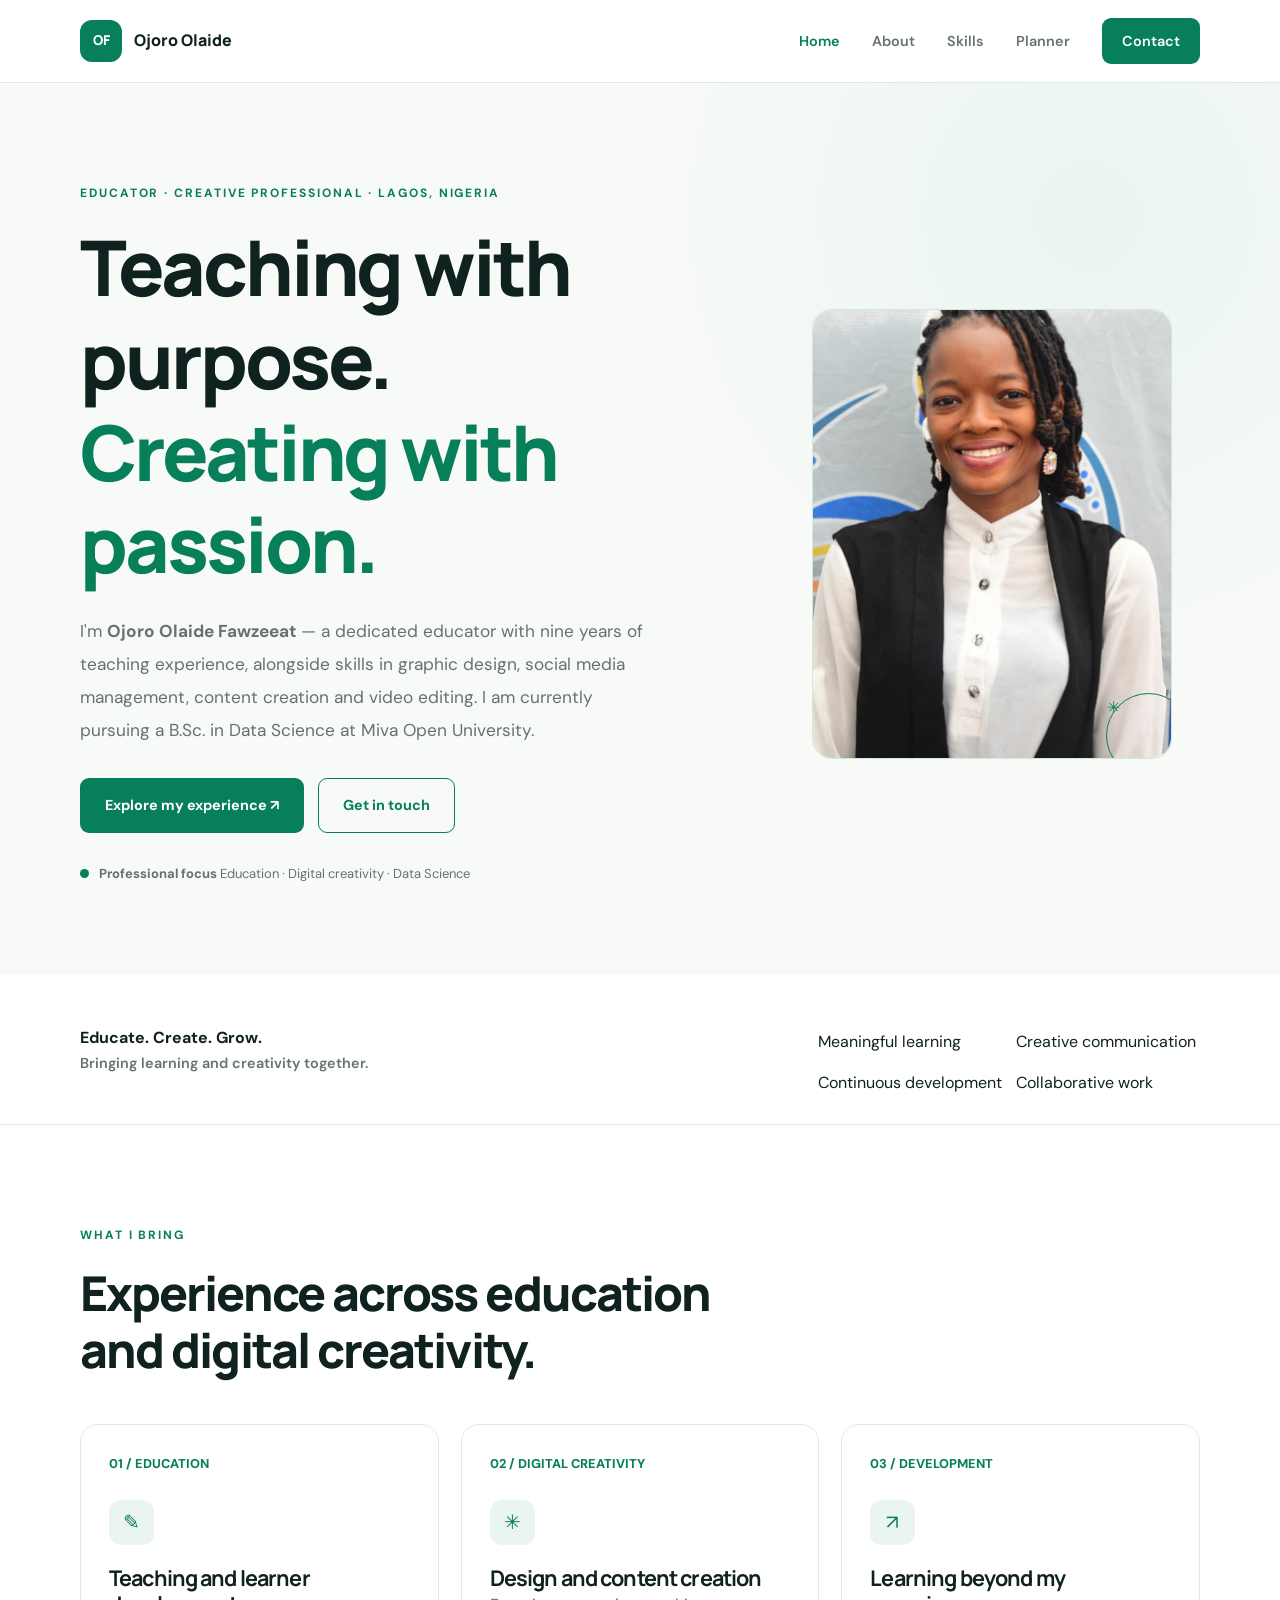
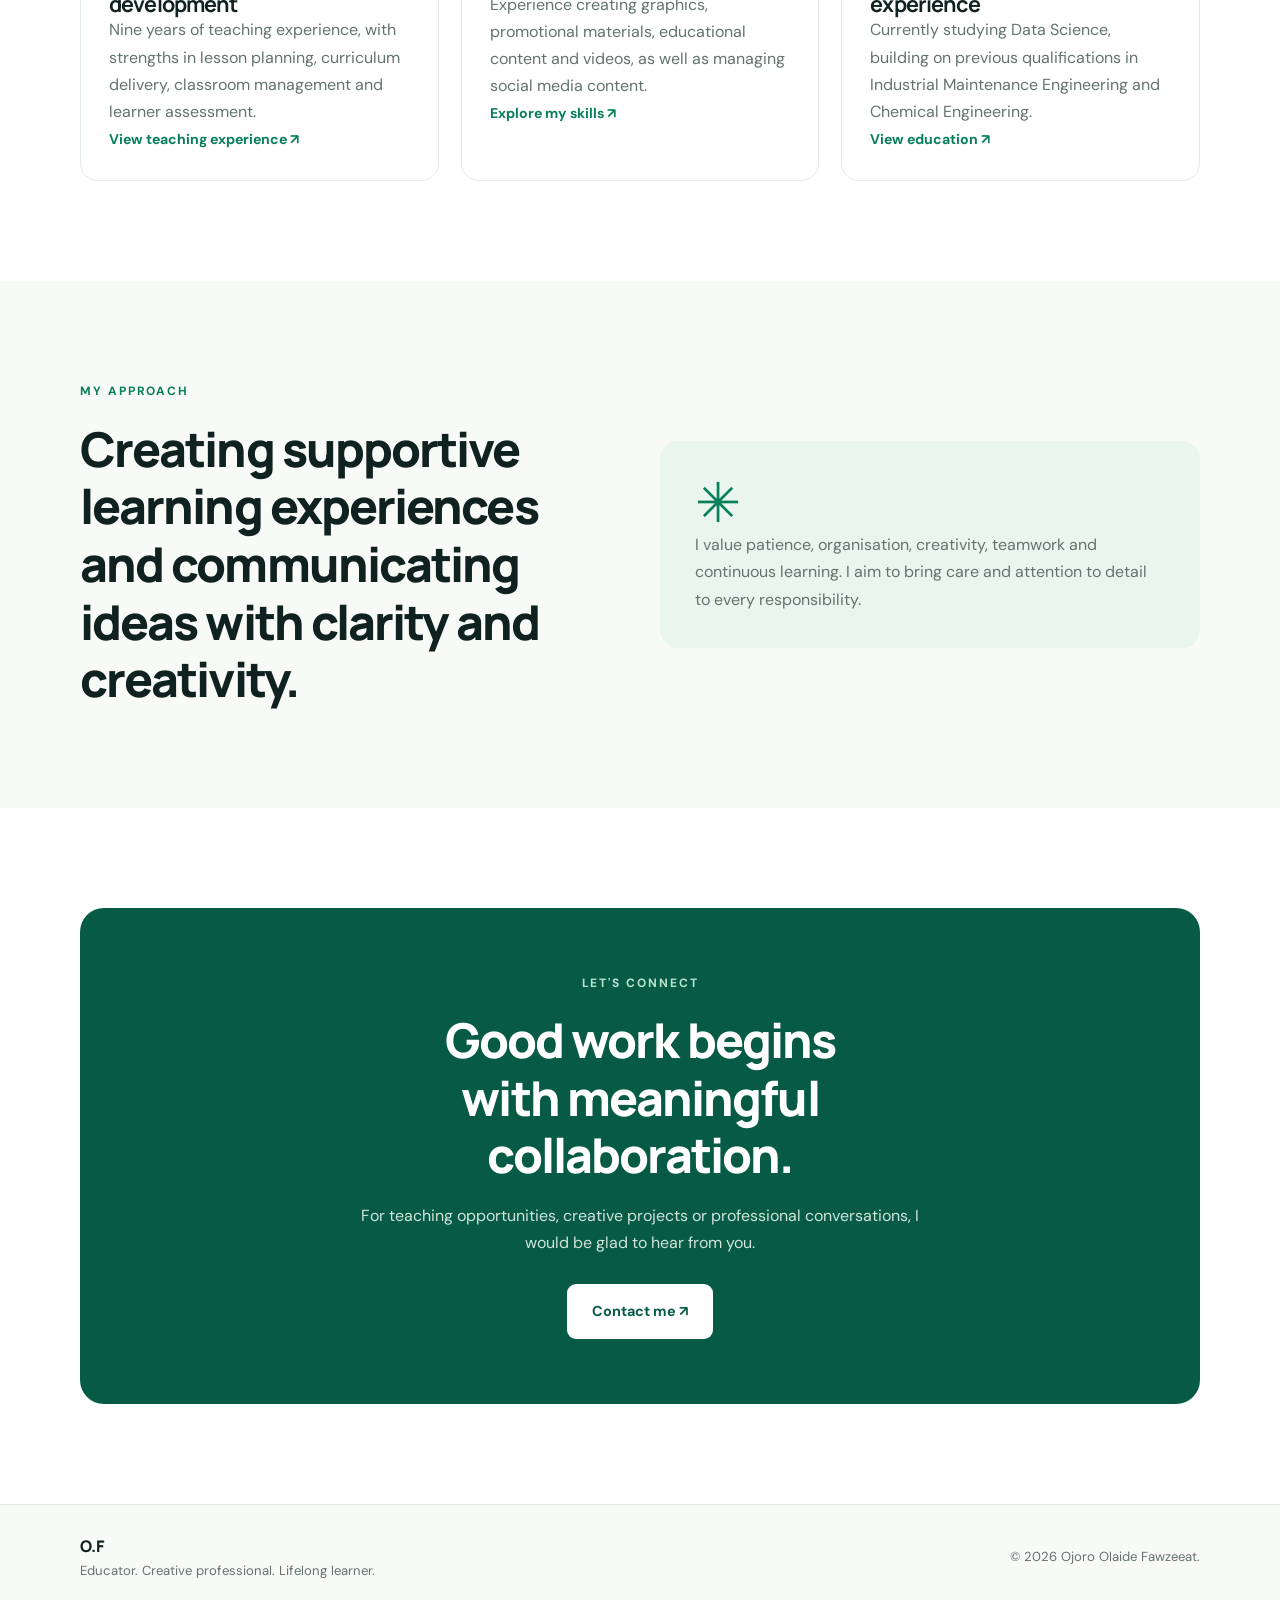
<file: index.html>
<!DOCTYPE html>
<html lang="en">
<head>
    <meta charset="UTF-8">
    <meta name="viewport" content="width=device-width, initial-scale=1.0">
    <meta name="description" content="Ojoro Olaide Fawzeeat — educator, class teacher, graphic designer, content creator and Data Science undergraduate in Lagos, Nigeria.">
    <meta name="theme-color" content="#f8faf8">
    <title>Ojoro Olaide Fawzeeat | Educator & Creative Professional</title>
    <link rel="preconnect" href="https://fonts.googleapis.com">
    <link rel="preconnect" href="https://fonts.gstatic.com" crossorigin>
    <link href="https://fonts.googleapis.com/css2?family=DM+Sans:wght@400;500;600;700&family=Manrope:wght@400;500;600;700;800&display=swap" rel="stylesheet">
    <link rel="stylesheet" href="css/style.css">
    <script src="js/script.js" defer></script>
</head>
<body>
<header class="site-header">
    <div class="container nav-wrap">
        <a href="index.html" class="brand"><span class="brand-mark">OF</span><span>Ojoro Olaide</span></a>
        <button class="menu-toggle" aria-label="Open navigation" aria-expanded="false"><span></span><span></span></button>
        <nav class="main-nav">
            <a href="index.html" class="active">Home</a>
            <a href="about.html">About</a>
            <a href="projects.html">Skills</a>
            <a href="planner.html">Planner</a>
            <a href="contact.html" class="nav-contact">Contact</a>
        </nav>
    </div>
</header>
<main>
    <section class="hero">
        <div class="container hero-layout">
            <div class="hero-content">
                <p class="eyebrow">EDUCATOR · CREATIVE PROFESSIONAL · LAGOS, NIGERIA</p>
                <h1>Teaching with purpose.<br><span class="text-green">Creating with passion.</span></h1>
                <p class="hero-description">
                    I'm <strong>Ojoro Olaide Fawzeeat</strong> — a dedicated educator with
                    nine years of teaching experience, alongside skills in graphic design,
                    social media management, content creation and video editing. I am
                    currently pursuing a B.Sc. in Data Science at Miva Open University.
                </p>
                <div class="hero-actions">
                    <a href="about.html" class="btn btn-primary">Explore my experience ↗</a>
                    <a href="contact.html" class="btn btn-outline">Get in touch</a>
                </div>
                <div class="learning-status">
                    <span class="status-dot"></span>
                    <span><strong>Professional focus</strong> Education · Digital creativity · Data Science</span>
                </div>
            </div>
            <div class="hero-image">
                <div class="photo-placeholder hero-photo">
                    <img src="images/profile.jpg" alt="Ojoro Olaide Fawzeeat" class="profile-photo">
                    <div class="photo-decoration">✳</div>
                </div>
            </div>
        </div>
    </section>

    <section class="intro-strip">
        <div class="container intro-strip-content">
            <div><strong>Educate. Create. Grow.</strong><p>Bringing learning and creativity together.</p></div>
            <div class="approach-list">
                <span>Meaningful learning</span><span>Creative communication</span>
                <span>Continuous development</span><span>Collaborative work</span>
            </div>
        </div>
    </section>

    <section class="section">
        <div class="container">
            <div class="section-heading">
                <p class="eyebrow">WHAT I BRING</p>
                <h2>Experience across education and digital creativity.</h2>
            </div>
            <div class="intro-grid">
                <article class="intro-card">
                    <span class="card-number">01 / EDUCATION</span>
                    <div class="intro-icon">✎</div>
                    <h3>Teaching and learner development</h3>
                    <p>Nine years of teaching experience, with strengths in lesson planning, curriculum delivery, classroom management and learner assessment.</p>
                    <a href="about.html" class="text-link">View teaching experience ↗</a>
                </article>
                <article class="intro-card">
                    <span class="card-number">02 / DIGITAL CREATIVITY</span>
                    <div class="intro-icon">✳</div>
                    <h3>Design and content creation</h3>
                    <p>Experience creating graphics, promotional materials, educational content and videos, as well as managing social media content.</p>
                    <a href="projects.html" class="text-link">Explore my skills ↗</a>
                </article>
                <article class="intro-card">
                    <span class="card-number">03 / DEVELOPMENT</span>
                    <div class="intro-icon">↗</div>
                    <h3>Learning beyond my experience</h3>
                    <p>Currently studying Data Science, building on previous qualifications in Industrial Maintenance Engineering and Chemical Engineering.</p>
                    <a href="about.html#education" class="text-link">View education ↗</a>
                </article>
            </div>
        </div>
    </section>

    <section class="section section-soft">
        <div class="container perspective-layout">
            <div>
                <p class="eyebrow">MY APPROACH</p>
                <h2>Creating supportive learning experiences and communicating ideas with clarity and creativity.</h2>
            </div>
            <div class="perspective-note">
                <div class="perspective-mark">✳</div>
                <p>I value patience, organisation, creativity, teamwork and continuous learning. I aim to bring care and attention to detail to every responsibility.</p>
            </div>
        </div>
    </section>

    <section class="section">
        <div class="container">
            <div class="cta-panel">
                <p class="eyebrow">LET'S CONNECT</p>
                <h2>Good work begins<br>with meaningful collaboration.</h2>
                <p>For teaching opportunities, creative projects or professional conversations, I would be glad to hear from you.</p>
                <a href="contact.html" class="btn btn-light">Contact me ↗</a>
            </div>
        </div>
    </section>
</main>
<footer class="site-footer">
    <div class="container footer-content">
        <div><strong class="footer-brand">O.F</strong><p>Educator. Creative professional. Lifelong learner.</p></div>
        <p>© <span class="year"></span> Ojoro Olaide Fawzeeat.</p>
    </div>
</footer>
</body>
</html>
</file>
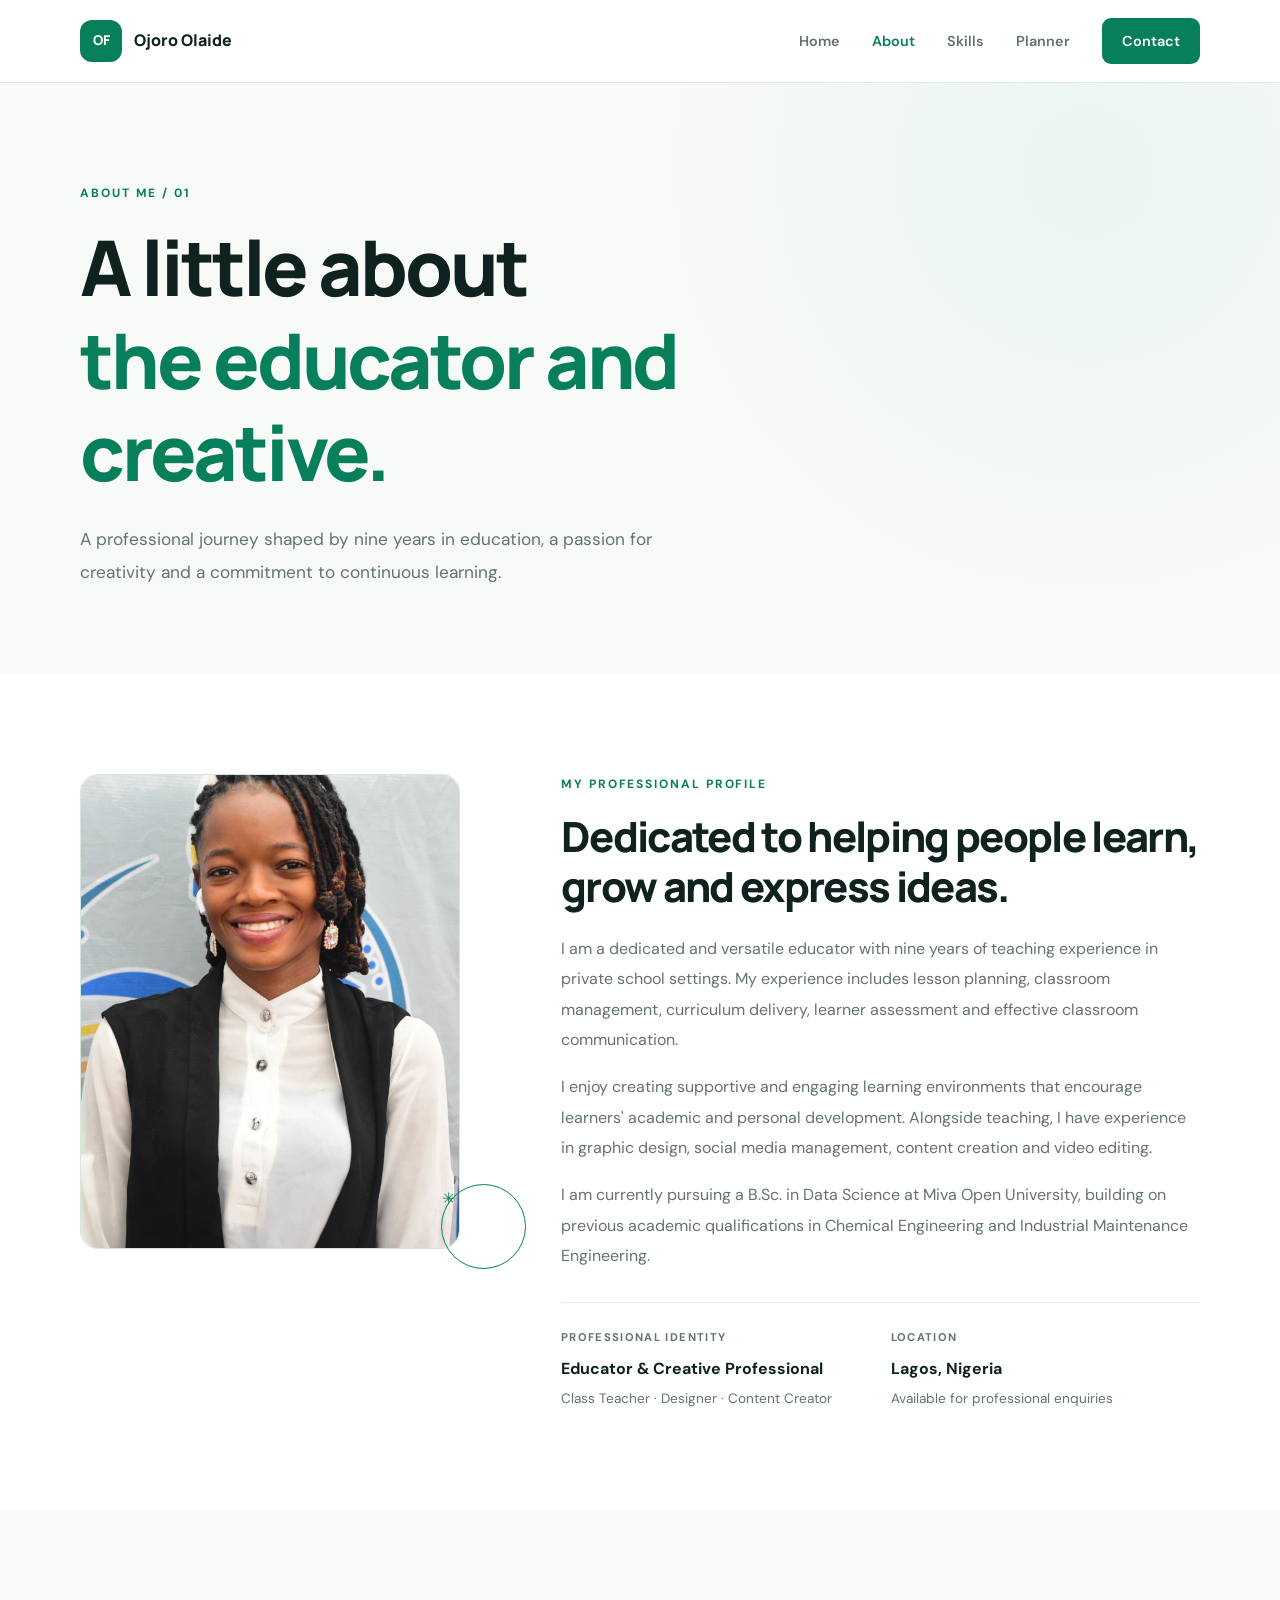
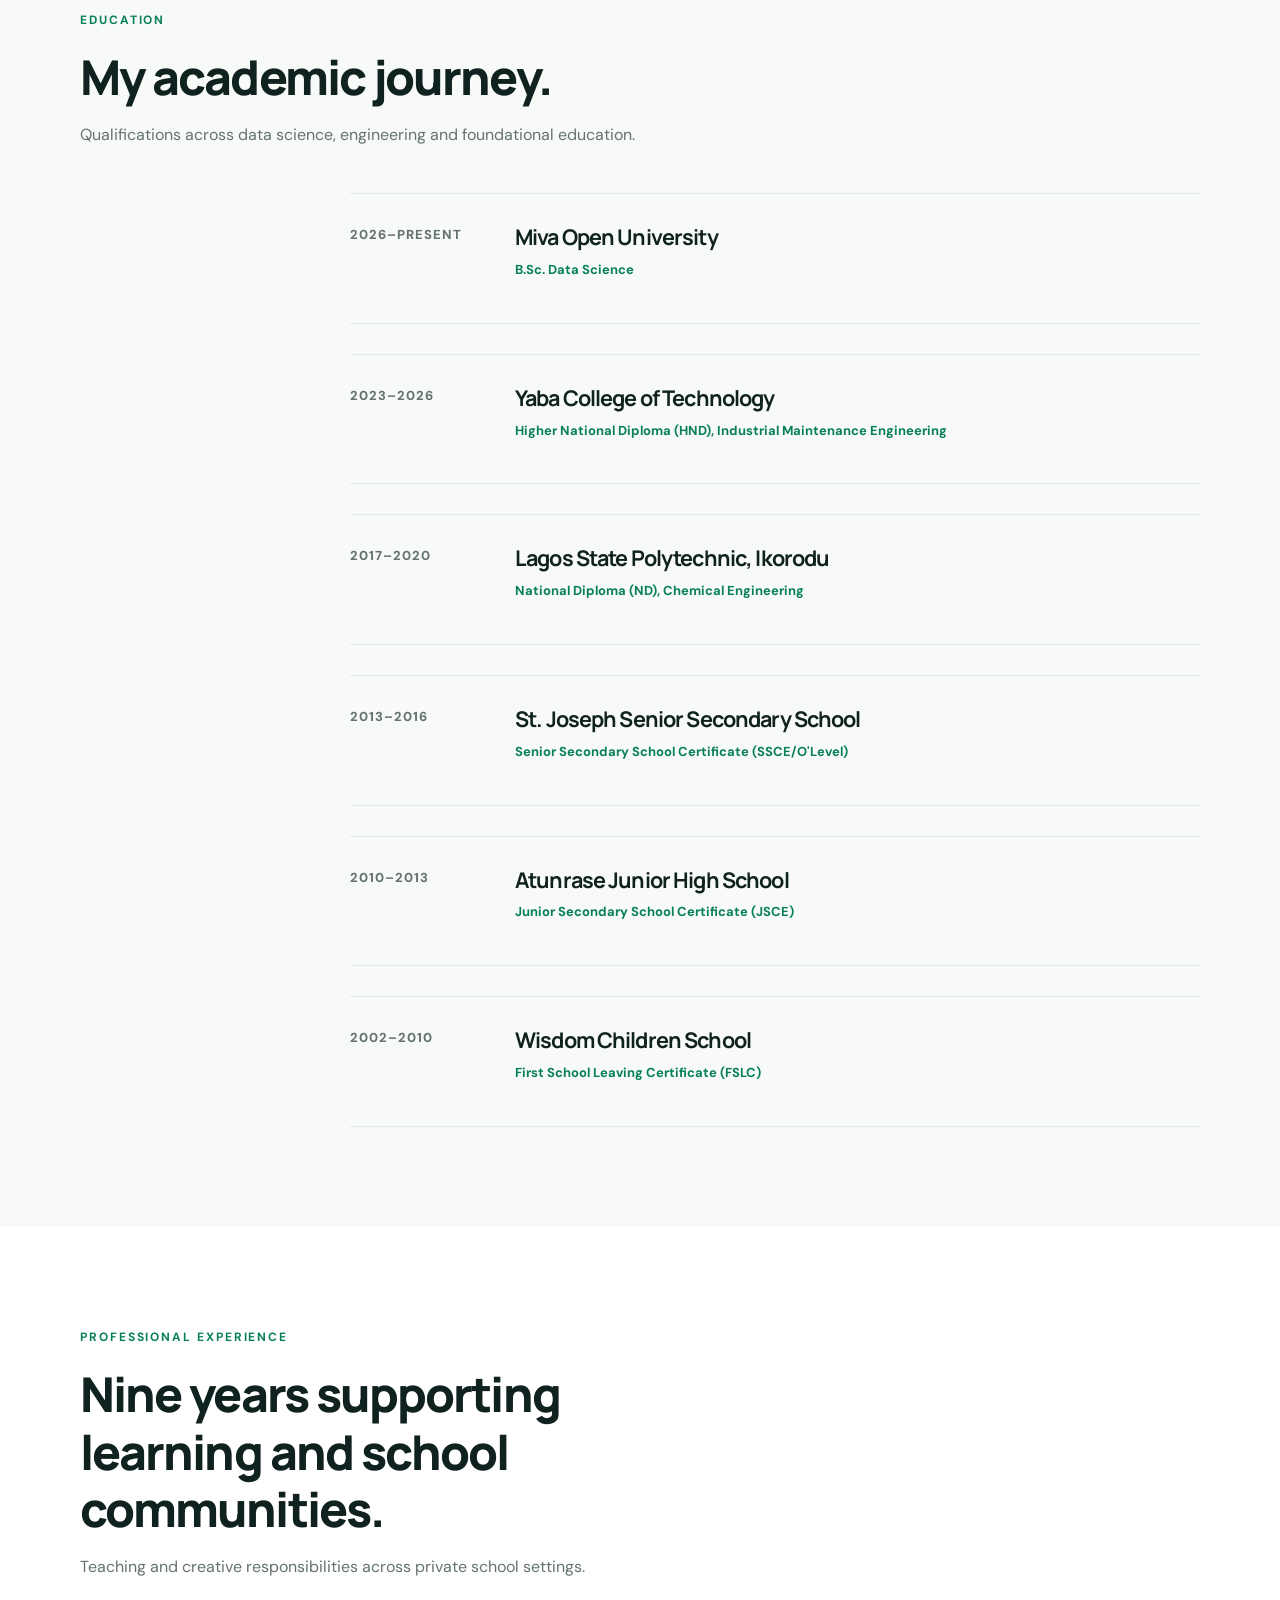
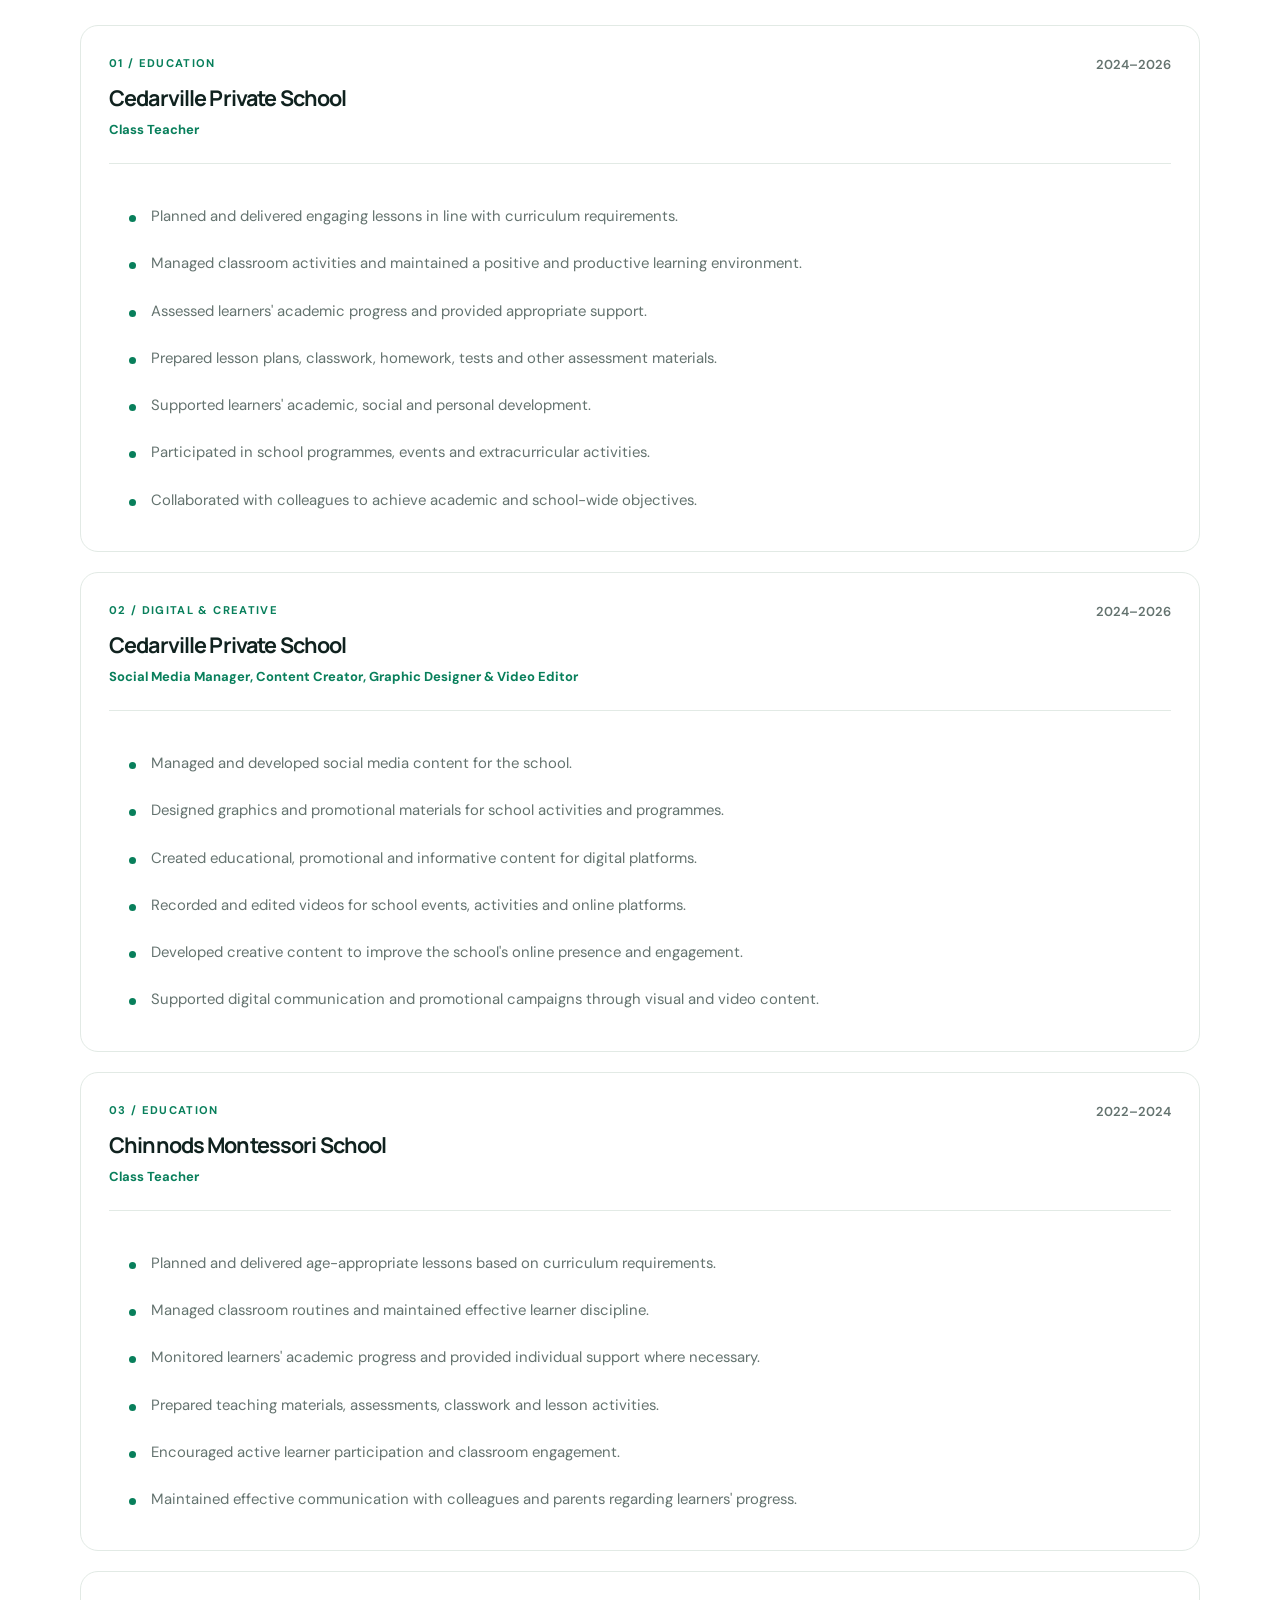
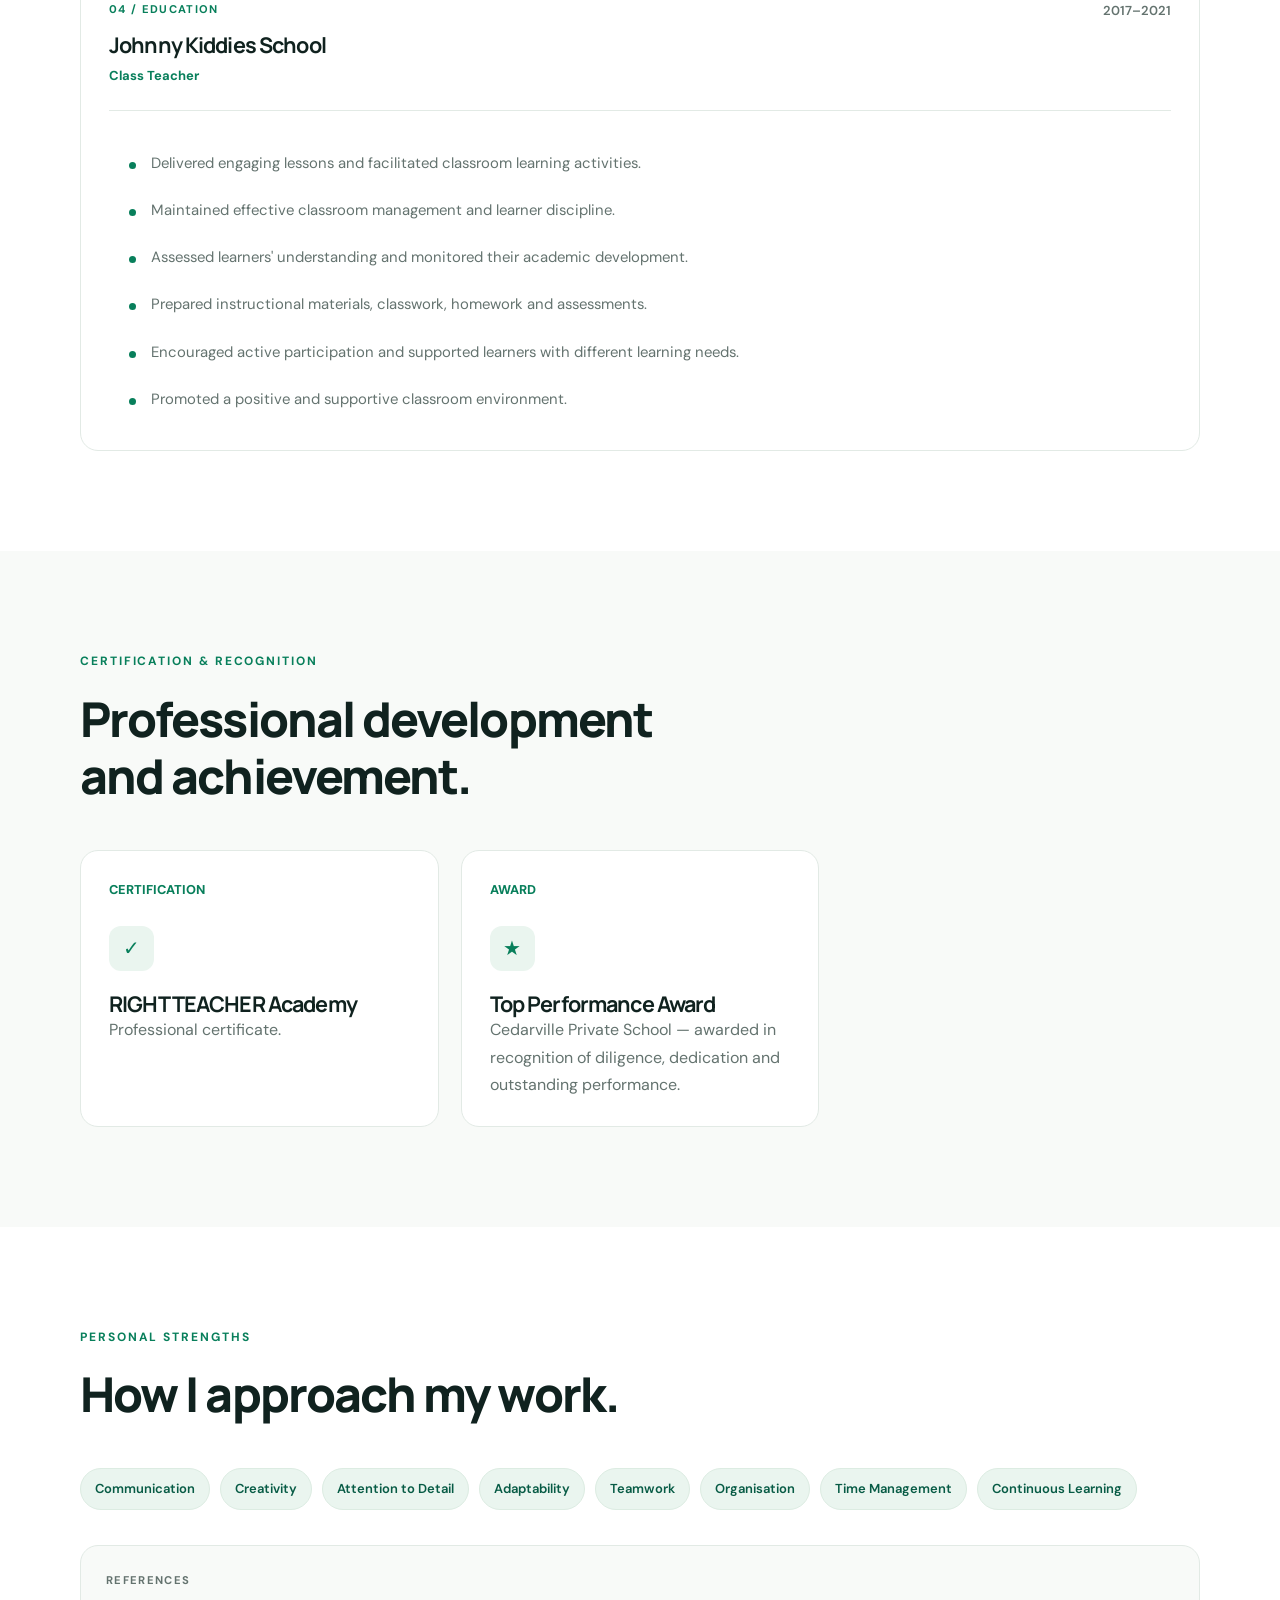
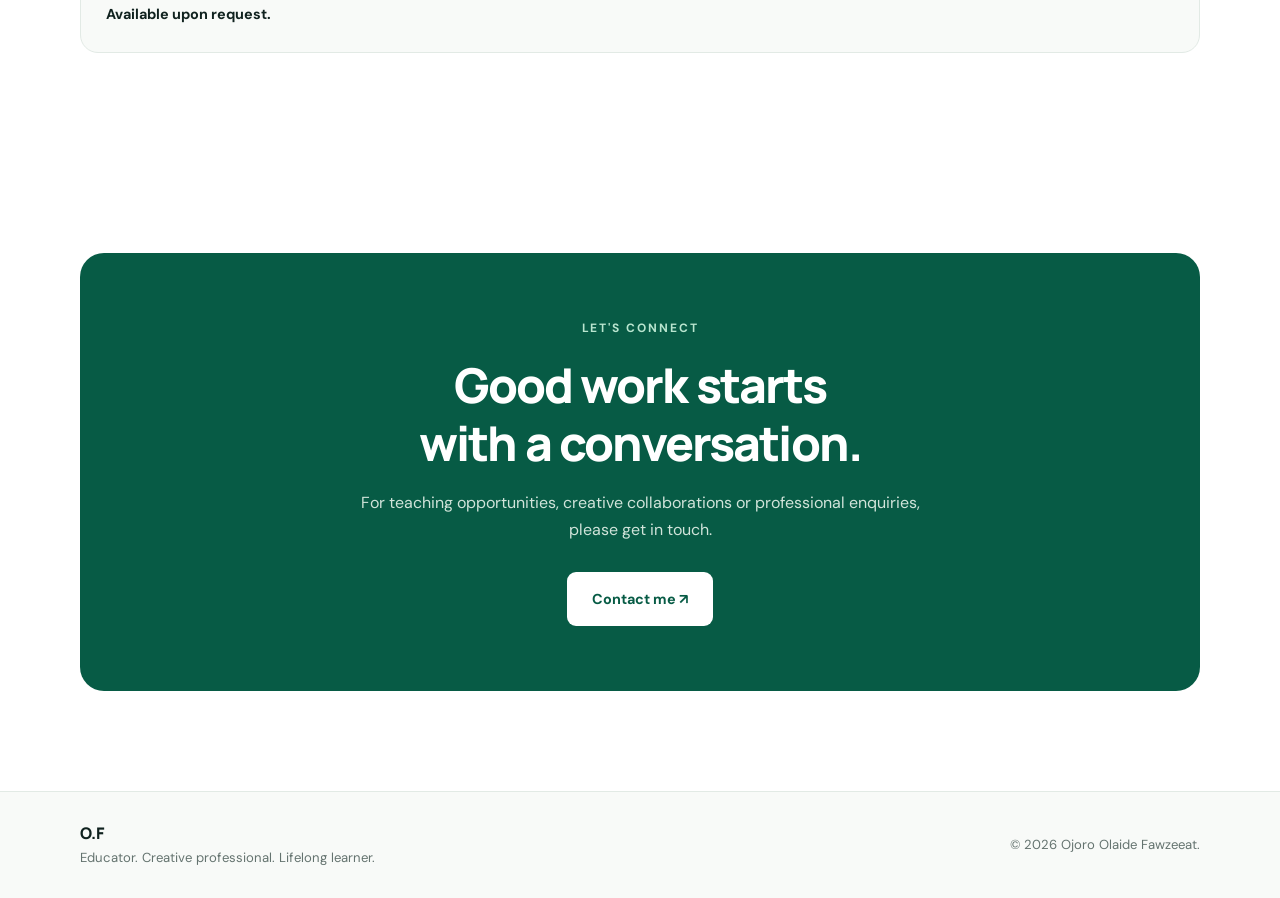
<file: about.html>
<!DOCTYPE html>
<html lang="en">
<head>
    <meta charset="UTF-8">
    <meta name="viewport" content="width=device-width, initial-scale=1.0">
    <meta name="description" content="Learn about Ojoro Olaide Fawzeeat's teaching experience, education, certifications, awards and creative skills.">
    <meta name="theme-color" content="#f8faf8">
    <title>About | Ojoro Olaide Fawzeeat</title>
    <link rel="preconnect" href="https://fonts.googleapis.com">
    <link rel="preconnect" href="https://fonts.gstatic.com" crossorigin>
    <link href="https://fonts.googleapis.com/css2?family=DM+Sans:wght@400;500;600;700&family=Manrope:wght@400;500;600;700;800&display=swap" rel="stylesheet">
    <link rel="stylesheet" href="css/style.css">
    <script src="js/script.js" defer></script>
</head>
<body>
<header class="site-header">
    <div class="container nav-wrap">
        <a href="index.html" class="brand"><span class="brand-mark">OF</span><span>Ojoro Olaide</span></a>
        <button class="menu-toggle" aria-label="Open navigation" aria-expanded="false"><span></span><span></span></button>
        <nav class="main-nav">
            <a href="index.html">Home</a><a href="about.html" class="active">About</a>
            <a href="projects.html">Skills</a><a href="planner.html">Planner</a>
            <a href="contact.html" class="nav-contact">Contact</a>
        </nav>
    </div>
</header>
<main>
    <section class="page-hero about-hero">
        <div class="container">
            <p class="eyebrow">ABOUT ME / 01</p>
            <h1>A little about<br><span class="text-green">the educator and creative.</span></h1>
            <p class="page-intro">A professional journey shaped by nine years in education, a passion for creativity and a commitment to continuous learning.</p>
        </div>
    </section>

    <section class="section">
        <div class="container about-profile-layout">
            <div class="about-profile-image">
                <div class="photo-placeholder about-photo"><img src="images/profile.jpg" alt="Ojoro Olaide Fawzeeat" class="profile-photo"><div class="photo-decoration">✳</div></div>
            </div>
            <div class="about-profile-content">
                <p class="eyebrow">MY PROFESSIONAL PROFILE</p>
                <h2>Dedicated to helping people learn, grow and express ideas.</h2>
                <p>I am a dedicated and versatile educator with nine years of teaching experience in private school settings. My experience includes lesson planning, classroom management, curriculum delivery, learner assessment and effective classroom communication.</p>
                <p>I enjoy creating supportive and engaging learning environments that encourage learners' academic and personal development. Alongside teaching, I have experience in graphic design, social media management, content creation and video editing.</p>
                <p>I am currently pursuing a B.Sc. in Data Science at Miva Open University, building on previous academic qualifications in Chemical Engineering and Industrial Maintenance Engineering.</p>
                <div class="profile-details">
                    <div><span class="detail-label">PROFESSIONAL IDENTITY</span><strong>Educator & Creative Professional</strong><p>Class Teacher · Designer · Content Creator</p></div>
                    <div><span class="detail-label">LOCATION</span><strong>Lagos, Nigeria</strong><p>Available for professional enquiries</p></div>
                </div>
            </div>
        </div>
    </section>

    <section class="section section-soft" id="education">
        <div class="container">
            <div class="section-heading"><p class="eyebrow">EDUCATION</p><h2>My academic journey.</h2><p>Qualifications across data science, engineering and foundational education.</p></div>
            <div class="timeline">
                <article class="timeline-item"><div class="timeline-date">2026–PRESENT</div><div class="timeline-content"><h3>Miva Open University</h3><p class="timeline-role">B.Sc. Data Science</p></div></article>
                <article class="timeline-item"><div class="timeline-date">2023–2026</div><div class="timeline-content"><h3>Yaba College of Technology</h3><p class="timeline-role">Higher National Diploma (HND), Industrial Maintenance Engineering</p></div></article>
                <article class="timeline-item"><div class="timeline-date">2017–2020</div><div class="timeline-content"><h3>Lagos State Polytechnic, Ikorodu</h3><p class="timeline-role">National Diploma (ND), Chemical Engineering</p></div></article>
                <article class="timeline-item"><div class="timeline-date">2013–2016</div><div class="timeline-content"><h3>St. Joseph Senior Secondary School</h3><p class="timeline-role">Senior Secondary School Certificate (SSCE/O'Level)</p></div></article>
                <article class="timeline-item"><div class="timeline-date">2010–2013</div><div class="timeline-content"><h3>Atunrase Junior High School</h3><p class="timeline-role">Junior Secondary School Certificate (JSCE)</p></div></article>
                <article class="timeline-item"><div class="timeline-date">2002–2010</div><div class="timeline-content"><h3>Wisdom Children School</h3><p class="timeline-role">First School Leaving Certificate (FSLC)</p></div></article>
            </div>
        </div>
    </section>

    <section class="section">
        <div class="container">
            <div class="section-heading"><p class="eyebrow">PROFESSIONAL EXPERIENCE</p><h2>Nine years supporting learning and school communities.</h2><p>Teaching and creative responsibilities across private school settings.</p></div>
            <div class="experience-list">
                <article class="experience-card">
                    <div class="experience-heading"><div><p class="experience-index">01 / EDUCATION</p><h3>Cedarville Private School</h3><p class="timeline-role">Class Teacher</p></div><span class="experience-date">2024–2026</span></div>
                    <ul class="experience-points">
                        <li>Planned and delivered engaging lessons in line with curriculum requirements.</li>
                        <li>Managed classroom activities and maintained a positive and productive learning environment.</li>
                        <li>Assessed learners' academic progress and provided appropriate support.</li>
                        <li>Prepared lesson plans, classwork, homework, tests and other assessment materials.</li>
                        <li>Supported learners' academic, social and personal development.</li>
                        <li>Participated in school programmes, events and extracurricular activities.</li>
                        <li>Collaborated with colleagues to achieve academic and school-wide objectives.</li>
                    </ul>
                </article>
                <article class="experience-card">
                    <div class="experience-heading"><div><p class="experience-index">02 / DIGITAL & CREATIVE</p><h3>Cedarville Private School</h3><p class="timeline-role">Social Media Manager, Content Creator, Graphic Designer & Video Editor</p></div><span class="experience-date">2024–2026</span></div>
                    <ul class="experience-points">
                        <li>Managed and developed social media content for the school.</li>
                        <li>Designed graphics and promotional materials for school activities and programmes.</li>
                        <li>Created educational, promotional and informative content for digital platforms.</li>
                        <li>Recorded and edited videos for school events, activities and online platforms.</li>
                        <li>Developed creative content to improve the school's online presence and engagement.</li>
                        <li>Supported digital communication and promotional campaigns through visual and video content.</li>
                    </ul>
                </article>
                <article class="experience-card">
                    <div class="experience-heading"><div><p class="experience-index">03 / EDUCATION</p><h3>Chinnods Montessori School</h3><p class="timeline-role">Class Teacher</p></div><span class="experience-date">2022–2024</span></div>
                    <ul class="experience-points">
                        <li>Planned and delivered age-appropriate lessons based on curriculum requirements.</li>
                        <li>Managed classroom routines and maintained effective learner discipline.</li>
                        <li>Monitored learners' academic progress and provided individual support where necessary.</li>
                        <li>Prepared teaching materials, assessments, classwork and lesson activities.</li>
                        <li>Encouraged active learner participation and classroom engagement.</li>
                        <li>Maintained effective communication with colleagues and parents regarding learners' progress.</li>
                    </ul>
                </article>
                <article class="experience-card">
                    <div class="experience-heading"><div><p class="experience-index">04 / EDUCATION</p><h3>Johnny Kiddies School</h3><p class="timeline-role">Class Teacher</p></div><span class="experience-date">2017–2021</span></div>
                    <ul class="experience-points">
                        <li>Delivered engaging lessons and facilitated classroom learning activities.</li>
                        <li>Maintained effective classroom management and learner discipline.</li>
                        <li>Assessed learners' understanding and monitored their academic development.</li>
                        <li>Prepared instructional materials, classwork, homework and assessments.</li>
                        <li>Encouraged active participation and supported learners with different learning needs.</li>
                        <li>Promoted a positive and supportive classroom environment.</li>
                    </ul>
                </article>
            </div>
        </div>
    </section>

    <section class="section section-soft">
        <div class="container">
            <div class="section-heading"><p class="eyebrow">CERTIFICATION & RECOGNITION</p><h2>Professional development and achievement.</h2></div>
            <div class="intro-grid">
                <article class="intro-card"><span class="card-number">CERTIFICATION</span><div class="intro-icon">✓</div><h3>RIGHT TEACHER Academy</h3><p>Professional certificate.</p></article>
                <article class="intro-card"><span class="card-number">AWARD</span><div class="intro-icon">★</div><h3>Top Performance Award</h3><p>Cedarville Private School — awarded in recognition of diligence, dedication and outstanding performance.</p></article>
            </div>
        </div>
    </section>

    <section class="section">
        <div class="container">
            <div class="section-heading"><p class="eyebrow">PERSONAL STRENGTHS</p><h2>How I approach my work.</h2></div>
            <div class="interest-tags">
                <span>Communication</span><span>Creativity</span><span>Attention to Detail</span><span>Adaptability</span><span>Teamwork</span><span>Organisation</span><span>Time Management</span><span>Continuous Learning</span>
            </div>
            <div class="language-panel"><span class="detail-label">REFERENCES</span><strong>Available upon request.</strong></div>
        </div>
    </section>

    <section class="section"><div class="container"><div class="cta-panel"><p class="eyebrow">LET'S CONNECT</p><h2>Good work starts<br>with a conversation.</h2><p>For teaching opportunities, creative collaborations or professional enquiries, please get in touch.</p><a href="contact.html" class="btn btn-light">Contact me ↗</a></div></div></section>
</main>
<footer class="site-footer"><div class="container footer-content"><div><strong class="footer-brand">O.F</strong><p>Educator. Creative professional. Lifelong learner.</p></div><p>© <span class="year"></span> Ojoro Olaide Fawzeeat.</p></div></footer>
</body>
</html>
</file>
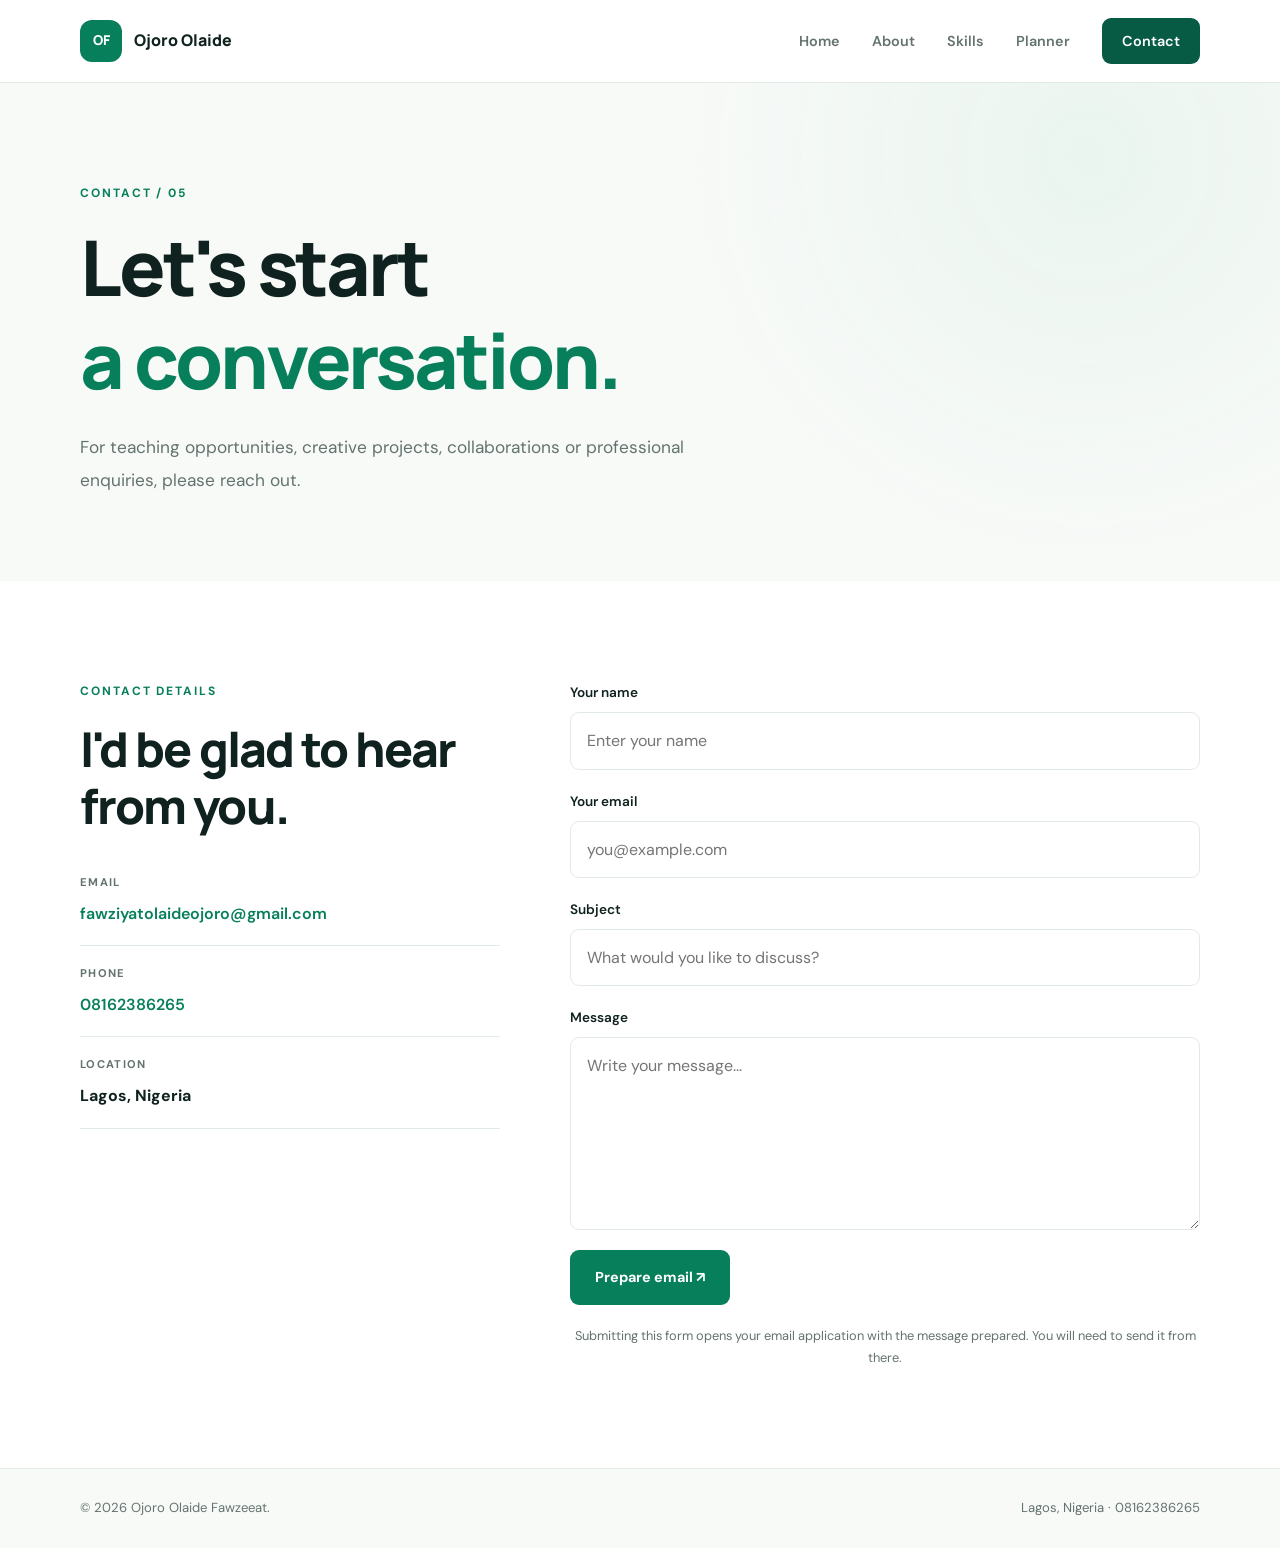
<file: contact.html>
<!DOCTYPE html>
<html lang="en">
<head>
    <meta charset="UTF-8">
    <meta name="viewport" content="width=device-width, initial-scale=1.0">
    <meta name="description" content="Contact Ojoro Olaide Fawzeeat in Lagos, Nigeria, for teaching, creative and professional opportunities.">
    <meta name="theme-color" content="#f8faf8">
    <title>Contact | Ojoro Olaide Fawzeeat</title>
    <link rel="preconnect" href="https://fonts.googleapis.com">
    <link rel="preconnect" href="https://fonts.gstatic.com" crossorigin>
    <link href="https://fonts.googleapis.com/css2?family=DM+Sans:wght@400;500;600;700&family=Manrope:wght@400;500;600;700;800&display=swap" rel="stylesheet">
    <link rel="stylesheet" href="css/style.css">
    <script src="js/script.js" defer></script>
</head>
<body>
<header class="site-header"><div class="container nav-wrap">
    <a href="index.html" class="brand"><span class="brand-mark">OF</span><span>Ojoro Olaide</span></a>
    <button class="menu-toggle" aria-label="Open navigation" aria-expanded="false"><span></span><span></span></button>
    <nav class="main-nav"><a href="index.html">Home</a><a href="about.html">About</a><a href="projects.html">Skills</a><a href="planner.html">Planner</a><a href="contact.html" class="nav-contact active">Contact</a></nav>
</div></header>
<main>
    <section class="page-hero"><div class="container"><p class="eyebrow">CONTACT / 05</p><h1>Let's start<br><span class="text-green">a conversation.</span></h1><p class="page-intro">For teaching opportunities, creative projects, collaborations or professional enquiries, please reach out.</p></div></section>
    <section class="section"><div class="container contact-layout">
        <div class="contact-info">
            <p class="eyebrow">CONTACT DETAILS</p><h2>I'd be glad to hear from you.</h2>
            <div class="contact-detail"><span class="detail-label">EMAIL</span><a href="mailto:fawziyatolaideojoro@gmail.com">fawziyatolaideojoro@gmail.com</a></div>
            <div class="contact-detail"><span class="detail-label">PHONE</span><a href="tel:08162386265">08162386265</a></div>
            <div class="contact-detail"><span class="detail-label">LOCATION</span><strong>Lagos, Nigeria</strong></div>
        </div>
        <div class="contact-form-wrap">
            <form id="contactForm" class="contact-form">
                <div class="form-group"><label for="contactName">Your name</label><input type="text" id="contactName" name="name" placeholder="Enter your name" required></div>
                <div class="form-group"><label for="contactEmail">Your email</label><input type="email" id="contactEmail" name="email" placeholder="you@example.com" required></div>
                <div class="form-group"><label for="contactSubject">Subject</label><input type="text" id="contactSubject" name="subject" placeholder="What would you like to discuss?" required></div>
                <div class="form-group"><label for="contactMessage">Message</label><textarea id="contactMessage" name="message" rows="6" placeholder="Write your message..." required></textarea></div>
                <button type="submit" class="btn btn-primary">Prepare email ↗</button>
            </form>
            <p class="planner-note">Submitting this form opens your email application with the message prepared. You will need to send it from there.</p>
        </div>
    </div></section>
</main>
<footer class="site-footer"><div class="container footer-content"><p>© <span class="year"></span> Ojoro Olaide Fawzeeat.</p><p>Lagos, Nigeria · 08162386265</p></div></footer>
</body>
</html>
</file>
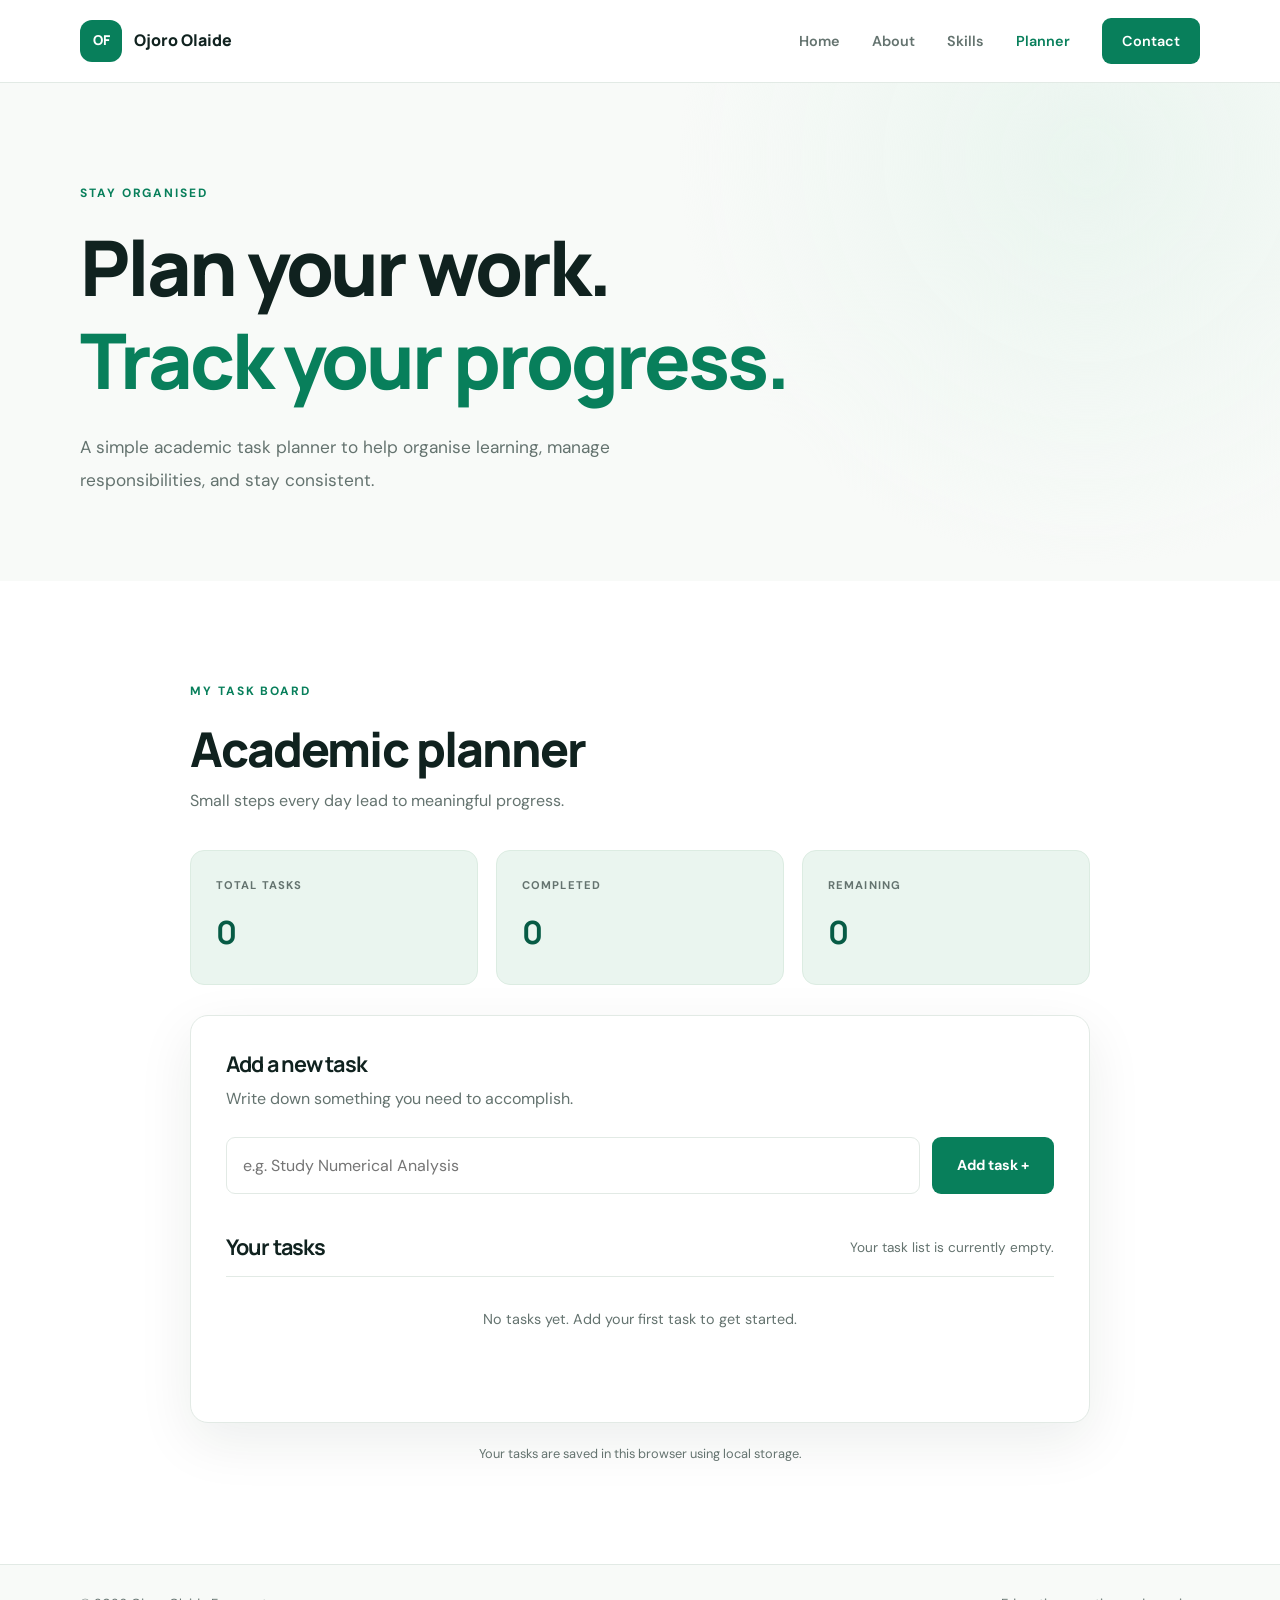
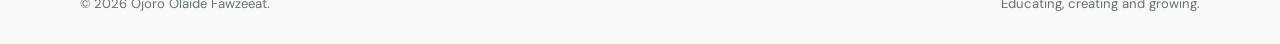
<file: planner.html>
<!DOCTYPE html>
<html lang="en">
<head>
    <meta charset="UTF-8">
    <meta name="viewport" content="width=device-width, initial-scale=1.0">
    <meta name="description" content="An academic planner for organising tasks and tracking progress.">

    <title>Academic Planner | Ojoro Olaide Fawzeeat</title>

    <link rel="preconnect" href="https://fonts.googleapis.com">
    <link rel="preconnect" href="https://fonts.gstatic.com" crossorigin>
    <link href="https://fonts.googleapis.com/css2?family=DM+Sans:wght@400;500;600;700&family=Manrope:wght@400;500;600;700;800&display=swap" rel="stylesheet">

    <link rel="stylesheet" href="css/style.css">
    <script src="js/script.js" defer></script>
</head>
<body>

<header class="site-header">
    <div class="container nav-wrap">
        <a href="index.html" class="brand">
            <span class="brand-mark">OF</span>
            <span>Ojoro Olaide</span>
        </a>

        <button class="menu-toggle" aria-label="Open navigation" aria-expanded="false">
            <span></span>
            <span></span>
        </button>

        <nav class="main-nav">
            <a href="index.html">Home</a>
            <a href="about.html">About</a>
            <a href="projects.html">Skills</a>
            <a href="planner.html" class="active">Planner</a>
            <a href="contact.html" class="nav-contact">Contact</a>
        </nav>
    </div>
</header>

<main>
    <section class="page-hero">
        <div class="container">
            <p class="eyebrow">STAY ORGANised</p>
            <h1>Plan your work.<br><span class="text-green">Track your progress.</span></h1>
            <p class="page-intro">
                A simple academic task planner to help organise learning,
                manage responsibilities, and stay consistent.
            </p>
        </div>
    </section>

    <section class="section">
        <div class="container planner-container">

            <div class="planner-heading">
                <div>
                    <p class="eyebrow">MY TASK BOARD</p>
                    <h2>Academic planner</h2>
                    <p>Small steps every day lead to meaningful progress.</p>
                </div>
            </div>

            <div class="planner-stats">
                <div class="stat-card">
                    <span class="stat-label">TOTAL TASKS</span>
                    <strong id="taskCount">0</strong>
                </div>

                <div class="stat-card">
                    <span class="stat-label">COMPLETED</span>
                    <strong id="completedCount">0</strong>
                </div>

                <div class="stat-card">
                    <span class="stat-label">REMAINING</span>
                    <strong id="remainingCount">0</strong>
                </div>
            </div>

            <div class="planner-card">
                <h3>Add a new task</h3>
                <p>Write down something you need to accomplish.</p>

                <form id="taskForm" class="planner-form">
                    <input
                        type="text"
                        id="taskInput"
                        placeholder="e.g. Study Numerical Analysis"
                        aria-label="Enter a task"
                        required
                    >

                    <button type="submit" class="btn btn-primary">
                        Add task +
                    </button>
                </form>

                <div class="task-section-heading">
                    <h3>Your tasks</h3>
                    <span id="taskSummary">0 tasks</span>
                </div>

                <ul id="taskList" class="task-list"></ul>

                <p id="emptyMessage" class="empty-message">
                    No tasks yet. Add your first task to get started.
                </p>
            </div>

            <p class="planner-note">
                Your tasks are saved in this browser using local storage.
            </p>

        </div>
    </section>
</main>

<footer class="site-footer">
    <div class="container footer-content">
        <p>© <span class="year"></span> Ojoro Olaide Fawzeeat.</p>
        <p>Educating, creating and growing.</p>
    </div>
</footer>

</body>
</html>
</file>
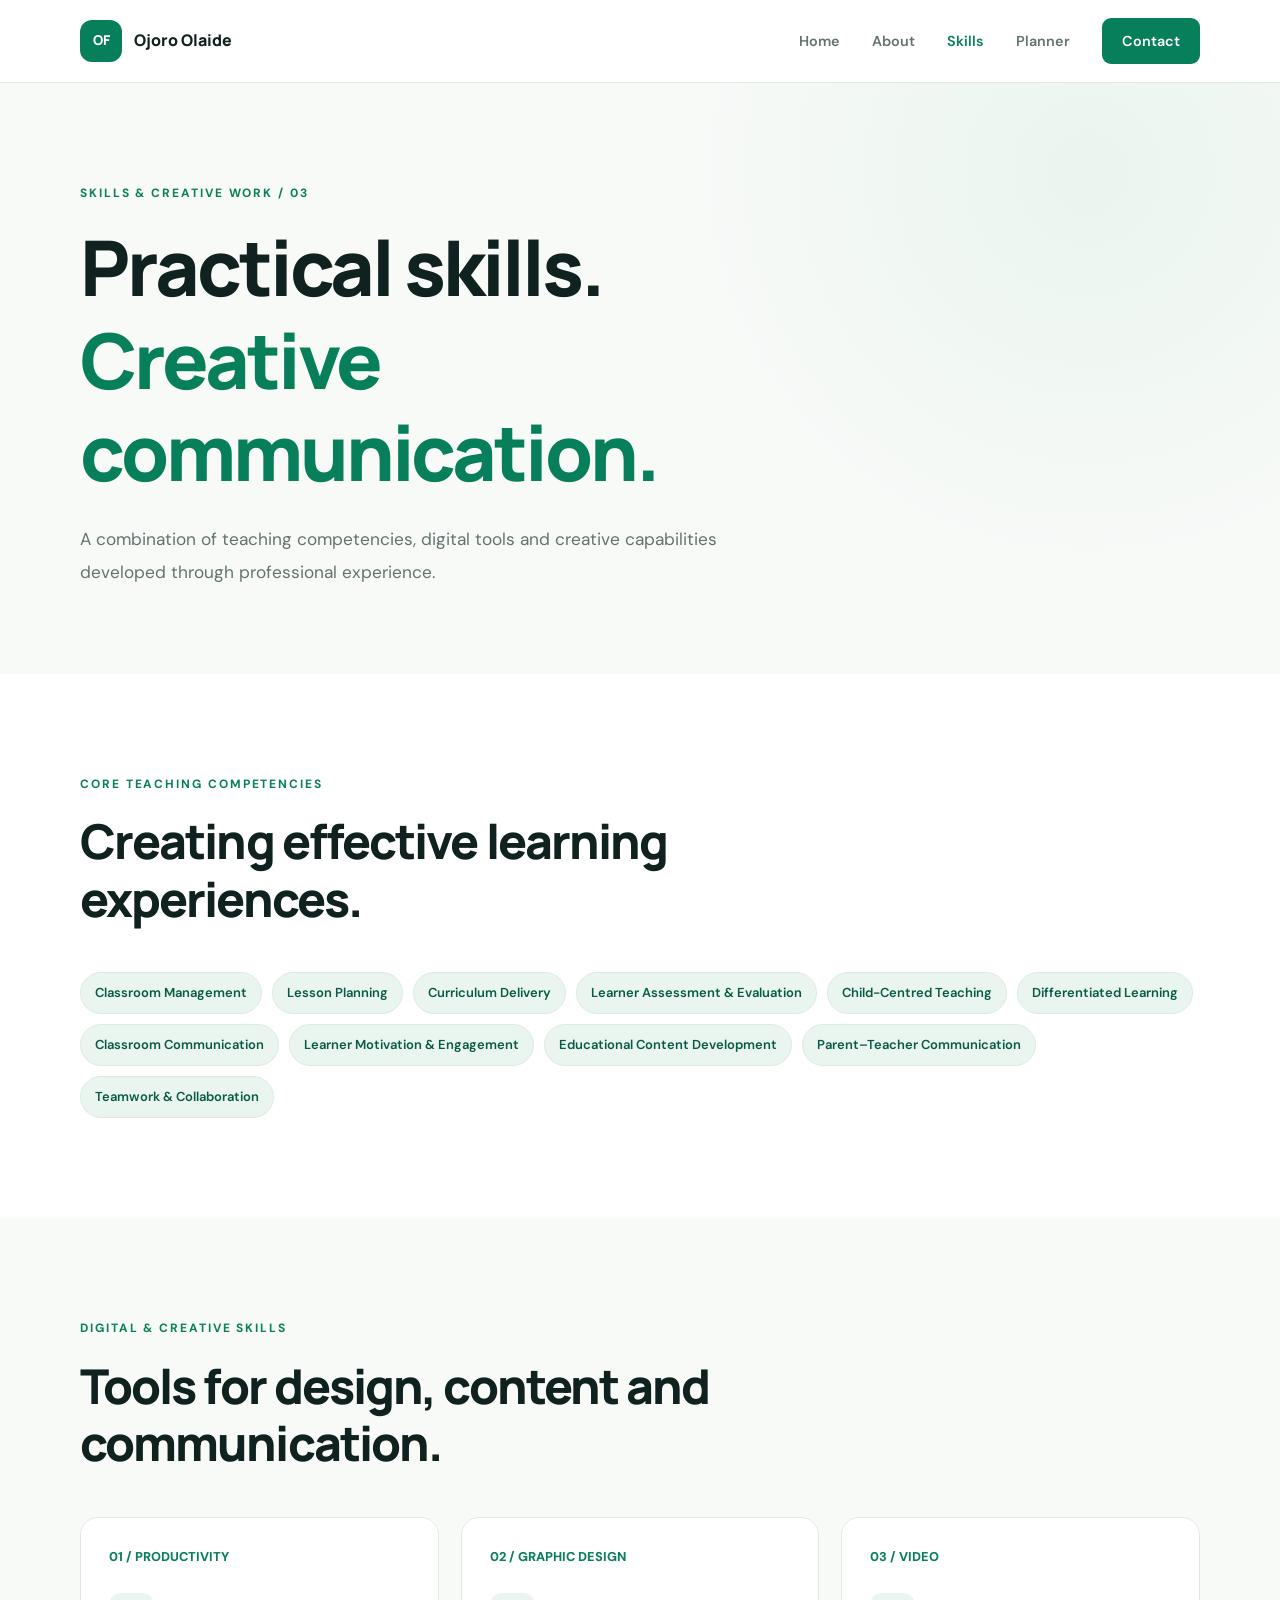
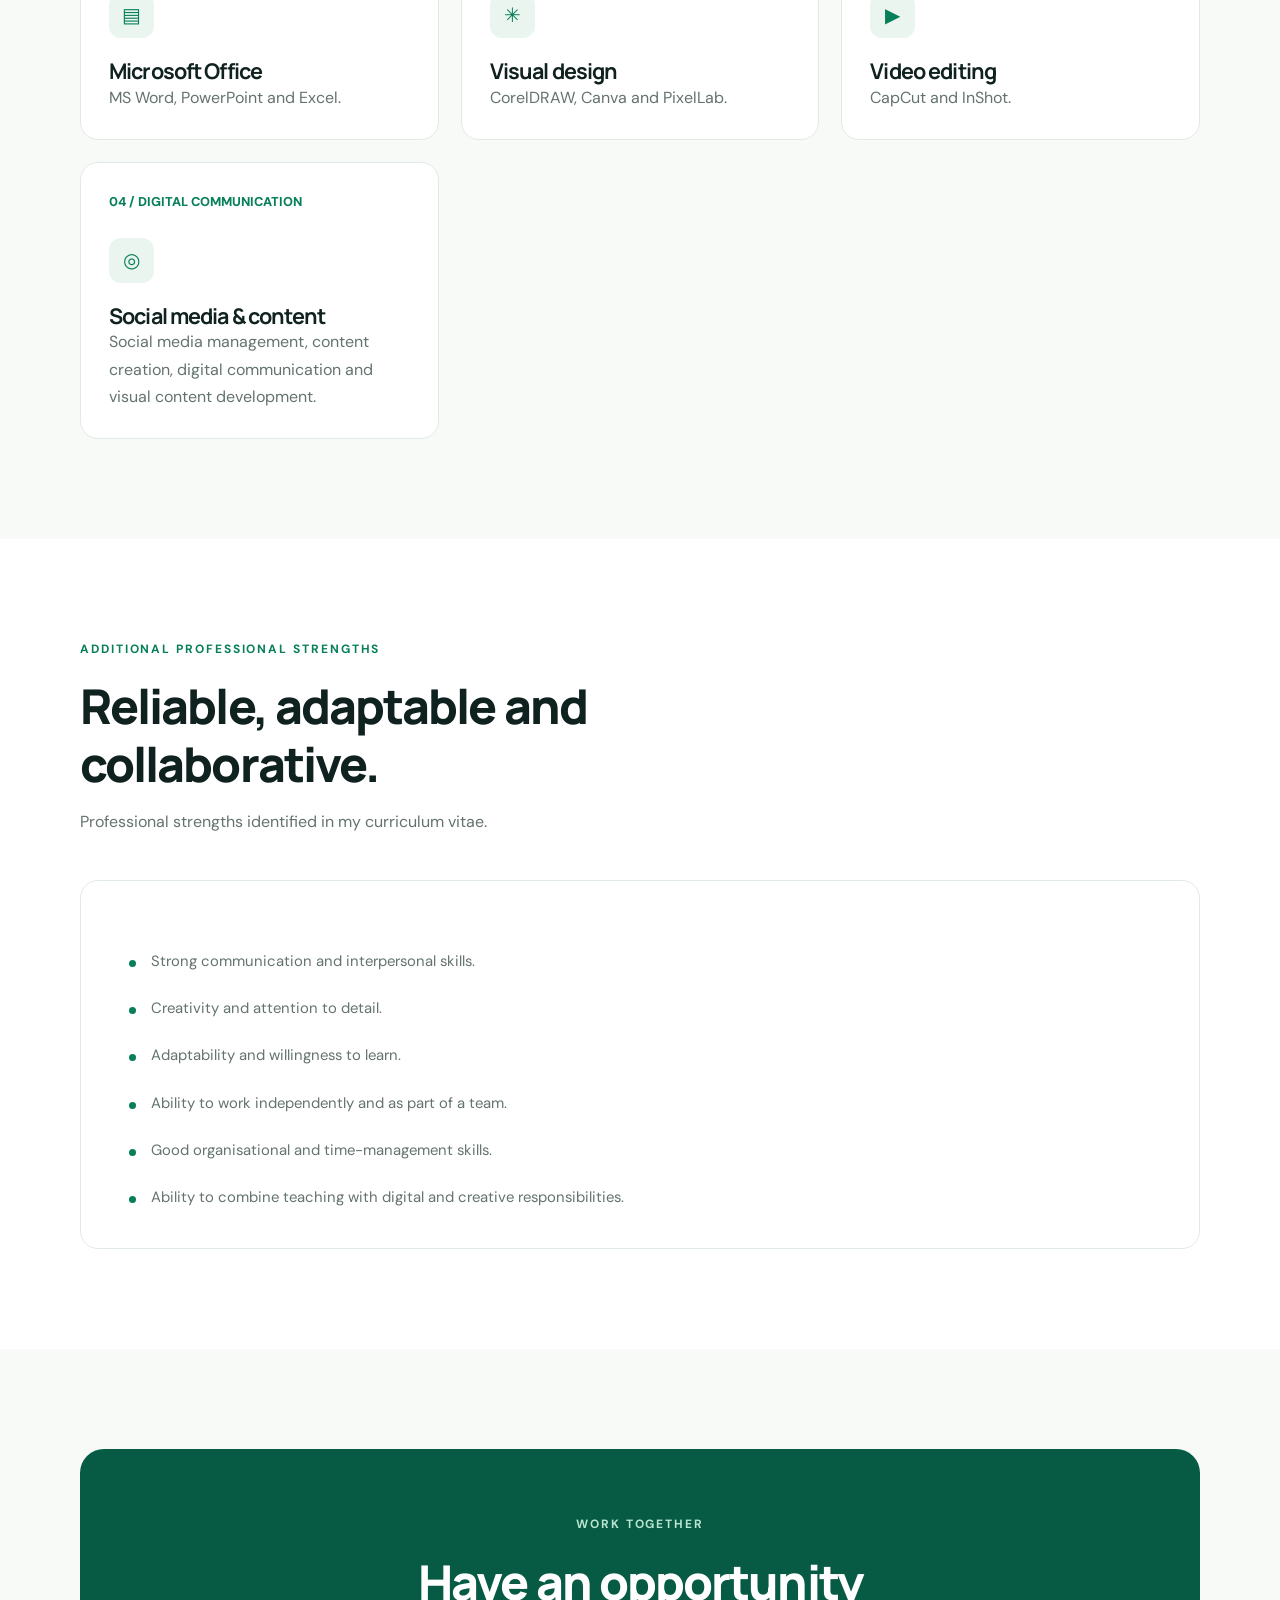
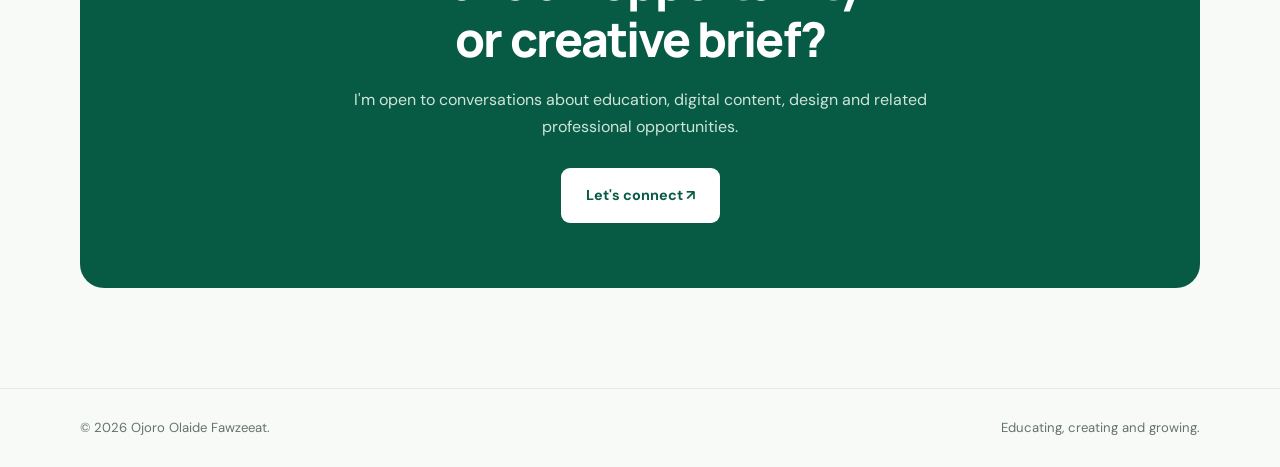
<file: projects.html>
<!DOCTYPE html>
<html lang="en">
<head>
    <meta charset="UTF-8">
    <meta name="viewport" content="width=device-width, initial-scale=1.0">
    <meta name="description" content="Teaching competencies, digital tools and creative skills of Ojoro Olaide Fawzeeat.">
    <meta name="theme-color" content="#f8faf8">
    <title>Skills & Creative Work | Ojoro Olaide Fawzeeat</title>
    <link rel="preconnect" href="https://fonts.googleapis.com">
    <link rel="preconnect" href="https://fonts.gstatic.com" crossorigin>
    <link href="https://fonts.googleapis.com/css2?family=DM+Sans:wght@400;500;600;700&family=Manrope:wght@400;500;600;700;800&display=swap" rel="stylesheet">
    <link rel="stylesheet" href="css/style.css">
    <script src="js/script.js" defer></script>
</head>
<body>
<header class="site-header"><div class="container nav-wrap">
    <a href="index.html" class="brand"><span class="brand-mark">OF</span><span>Ojoro Olaide</span></a>
    <button class="menu-toggle" aria-label="Open navigation" aria-expanded="false"><span></span><span></span></button>
    <nav class="main-nav"><a href="index.html">Home</a><a href="about.html">About</a><a href="projects.html" class="active">Skills</a><a href="planner.html">Planner</a><a href="contact.html" class="nav-contact">Contact</a></nav>
</div></header>
<main>
    <section class="page-hero"><div class="container"><p class="eyebrow">SKILLS & CREATIVE WORK / 03</p><h1>Practical skills.<br><span class="text-green">Creative communication.</span></h1><p class="page-intro">A combination of teaching competencies, digital tools and creative capabilities developed through professional experience.</p></div></section>
    <section class="section"><div class="container">
        <div class="section-heading"><p class="eyebrow">CORE TEACHING COMPETENCIES</p><h2>Creating effective learning experiences.</h2></div>
        <div class="interest-tags">
            <span>Classroom Management</span><span>Lesson Planning</span><span>Curriculum Delivery</span><span>Learner Assessment & Evaluation</span><span>Child-Centred Teaching</span><span>Differentiated Learning</span><span>Classroom Communication</span><span>Learner Motivation & Engagement</span><span>Educational Content Development</span><span>Parent–Teacher Communication</span><span>Teamwork & Collaboration</span>
        </div>
    </div></section>
    <section class="section section-soft"><div class="container">
        <div class="section-heading"><p class="eyebrow">DIGITAL & CREATIVE SKILLS</p><h2>Tools for design, content and communication.</h2></div>
        <div class="intro-grid">
            <article class="intro-card"><span class="card-number">01 / PRODUCTIVITY</span><div class="intro-icon">▤</div><h3>Microsoft Office</h3><p>MS Word, PowerPoint and Excel.</p></article>
            <article class="intro-card"><span class="card-number">02 / GRAPHIC DESIGN</span><div class="intro-icon">✳</div><h3>Visual design</h3><p>CorelDRAW, Canva and PixelLab.</p></article>
            <article class="intro-card"><span class="card-number">03 / VIDEO</span><div class="intro-icon">▶</div><h3>Video editing</h3><p>CapCut and InShot.</p></article>
            <article class="intro-card"><span class="card-number">04 / DIGITAL COMMUNICATION</span><div class="intro-icon">◎</div><h3>Social media & content</h3><p>Social media management, content creation, digital communication and visual content development.</p></article>
        </div>
    </div></section>
    <section class="section"><div class="container">
        <div class="section-heading"><p class="eyebrow">ADDITIONAL PROFESSIONAL STRENGTHS</p><h2>Reliable, adaptable and collaborative.</h2><p>Professional strengths identified in my curriculum vitae.</p></div>
        <div class="experience-list">
            <article class="experience-card"><ul class="experience-points">
                <li>Strong communication and interpersonal skills.</li>
                <li>Creativity and attention to detail.</li>
                <li>Adaptability and willingness to learn.</li>
                <li>Ability to work independently and as part of a team.</li>
                <li>Good organisational and time-management skills.</li>
                <li>Ability to combine teaching with digital and creative responsibilities.</li>
            </ul></article>
        </div>
    </div></section>
    <section class="section section-soft"><div class="container"><div class="cta-panel"><p class="eyebrow">WORK TOGETHER</p><h2>Have an opportunity<br>or creative brief?</h2><p>I'm open to conversations about education, digital content, design and related professional opportunities.</p><a href="contact.html" class="btn btn-light">Let's connect ↗</a></div></div></section>
</main>
<footer class="site-footer"><div class="container footer-content"><p>© <span class="year"></span> Ojoro Olaide Fawzeeat.</p><p>Educating, creating and growing.</p></div></footer>
</body>
</html>
</file>
<file: css/style.css>
/* =========================================
   1. GOOGLE FONTS
========================================= */

@import url('https://fonts.googleapis.com/css2?family=DM+Sans:wght@400;500;600;700&family=Manrope:wght@400;500;600;700;800&display=swap');


/* =========================================
   2. ROOT VARIABLES
========================================= */

:root {
    --ink: #10221f;
    --muted: #64736f;
    --green: #087f5b;
    --green-dark: #075b45;
    --mint: #eaf5ef;
    --paper: #f8faf8;
    --line: #e2eae5;
    --white: #ffffff;
    --amber: #e9a23b;

    --shadow: 0 18px 55px rgba(16, 34, 31, 0.08);

    --radius: 18px;
    --transition: 0.25s ease;
}


/* =========================================
   3. GLOBAL RESET
========================================= */

* {
    margin: 0;
    padding: 0;
    box-sizing: border-box;
}

html {
    scroll-behavior: smooth;
}

body {
    background: var(--white);
    color: var(--ink);
    font-family: 'DM Sans', sans-serif;
    font-size: 16px;
    line-height: 1.7;
    -webkit-font-smoothing: antialiased;
}

a {
    color: inherit;
    text-decoration: none;
}

button,
input,
textarea {
    font: inherit;
}

button {
    cursor: pointer;
}

img {
    max-width: 100%;
    display: block;
}

ul {
    list-style: none;
}

.container {
    width: min(1120px, 90%);
    margin: 0 auto;
}

.section {
    padding: 100px 0;
}

.section-soft {
    background: var(--paper);
}


/* =========================================
   4. TYPOGRAPHY
========================================= */

h1,
h2,
h3,
h4 {
    font-family: 'Manrope', sans-serif;
    line-height: 1.2;
    letter-spacing: -0.04em;
}

h1 {
    font-size: clamp(2.8rem, 6vw, 5.3rem);
    font-weight: 800;
}

h2 {
    font-size: clamp(2rem, 4vw, 3rem);
    font-weight: 800;
}

h3 {
    font-size: 1.35rem;
    font-weight: 700;
}

p {
    color: var(--muted);
}

.text-green {
    color: var(--green);
}

.eyebrow {
    color: var(--green);
    font-size: 0.75rem;
    font-weight: 700;
    letter-spacing: 0.16em;
    text-transform: uppercase;
    margin-bottom: 18px;
}


/* =========================================
   5. HEADER AND NAVIGATION
========================================= */

.site-header {
    width: 100%;
    background: rgba(255, 255, 255, 0.95);
    border-bottom: 1px solid var(--line);
    position: sticky;
    top: 0;
    z-index: 1000;
    backdrop-filter: blur(12px);
}

.nav-wrap {
    min-height: 82px;
    display: flex;
    align-items: center;
    justify-content: space-between;
    gap: 30px;
}

.brand {
    display: inline-flex;
    align-items: center;
    gap: 12px;
    font-family: 'Manrope', sans-serif;
    font-size: 1rem;
    font-weight: 800;
    white-space: nowrap;
}

.brand-mark {
    width: 42px;
    height: 42px;
    display: grid;
    place-items: center;
    background: var(--green);
    color: var(--white);
    border-radius: 12px;
    font-size: 0.85rem;
}

.main-nav {
    display: flex;
    align-items: center;
    gap: 32px;
}

.main-nav a {
    color: var(--muted);
    font-size: 0.9rem;
    font-weight: 600;
    transition: var(--transition);
}

.main-nav a:hover,
.main-nav a.active {
    color: var(--green);
}

.main-nav .nav-contact {
    background: var(--green);
    color: var(--white);
    padding: 11px 20px;
    border-radius: 9px;
}

.main-nav .nav-contact:hover,
.main-nav .nav-contact.active {
    background: var(--green-dark);
    color: var(--white);
}

.menu-toggle {
    display: none;
    background: transparent;
    border: 0;
    width: 42px;
    height: 42px;
    flex-direction: column;
    justify-content: center;
    align-items: center;
    gap: 6px;
}

.menu-toggle span {
    width: 23px;
    height: 2px;
    background: var(--ink);
    border-radius: 5px;
}


/* =========================================
   6. HOME HERO
========================================= */

.hero {
    padding: 100px 0 90px;
    background:
        radial-gradient(circle at 85% 15%, #eaf5ef 0, transparent 35%),
        var(--paper);
}

.hero-layout {
    display: grid;
    grid-template-columns: 1.2fr 0.8fr;
    align-items: center;
    gap: 80px;
}

.hero-content h1 {
    max-width: 750px;
    margin-bottom: 25px;
}

.hero-description {
    max-width: 580px;
    font-size: 1.08rem;
    line-height: 1.9;
    margin-bottom: 32px;
}

.hero-actions {
    display: flex;
    flex-wrap: wrap;
    gap: 14px;
}

.hero-image {
    display: flex;
    justify-content: center;
}

.photo-placeholder {
    width: 100%;
    max-width: 360px;
    aspect-ratio: 4 / 5;
    background: linear-gradient(145deg, #d9eee3, #edf6f0);
    border: 1px solid #d3e8dc;
    border-radius: 24px;
    display: flex;
    flex-direction: column;
    align-items: center;
    justify-content: center;
    color: var(--green);
    overflow: hidden;
}

.photo-placeholder span {
    font-family: 'Manrope', sans-serif;
    font-size: 5rem;
    font-weight: 800;
    opacity: 0.8;
}

.photo-placeholder p {
    font-size: 0.75rem;
    font-weight: 700;
    letter-spacing: 0.15em;
}


/* =========================================
   7. BUTTONS
========================================= */

.btn {
    display: inline-flex;
    justify-content: center;
    align-items: center;
    gap: 8px;
    padding: 14px 24px;
    border: 1px solid transparent;
    border-radius: 9px;
    font-size: 0.9rem;
    font-weight: 700;
    transition: var(--transition);
}

.btn-primary {
    background: var(--green);
    color: var(--white);
}

.btn-primary:hover {
    background: var(--green-dark);
    transform: translateY(-2px);
}

.btn-outline {
    background: transparent;
    color: var(--green);
    border-color: var(--green);
}

.btn-outline:hover {
    background: var(--mint);
    transform: translateY(-2px);
}

.btn-light {
    background: var(--white);
    color: var(--green-dark);
}

.btn-light:hover {
    background: var(--mint);
    transform: translateY(-2px);
}


/* =========================================
   8. INTRO STRIP
========================================= */

.intro-strip {
    border-bottom: 1px solid var(--line);
    padding: 28px 0;
}

.intro-strip-content {
    display: flex;
    align-items: center;
    justify-content: space-between;
    flex-wrap: wrap;
    gap: 20px;
}

.intro-strip p {
    font-size: 0.9rem;
    font-weight: 600;
}


/* =========================================
   9. SECTION HEADINGS
========================================= */

.section-heading {
    max-width: 650px;
    margin-bottom: 45px;
}

.section-heading h2 {
    margin-bottom: 15px;
}

.section-heading > p:last-child {
    font-size: 1rem;
}


/* =========================================
   10. PROJECT CARDS
========================================= */

.projects-grid {
    display: grid;
    grid-template-columns: repeat(3, 1fr);
    gap: 25px;
}

.project-card {
    background: var(--white);
    border: 1px solid var(--line);
    border-radius: var(--radius);
    overflow: hidden;
    transition: var(--transition);
}

.project-card:hover {
    transform: translateY(-7px);
    box-shadow: var(--shadow);
}

.project-visual {
    height: 210px;
    padding: 25px;
    display: flex;
    flex-direction: column;
    justify-content: space-between;
    overflow: hidden;
}

.project-visual > span {
    color: var(--green-dark);
    font-size: 0.7rem;
    font-weight: 800;
    letter-spacing: 0.12em;
}

.project-visual-one {
    background: #e5f2e9;
}

.project-visual-two {
    background: #eaf0f5;
}

.project-visual-three {
    background: #f7eedf;
}

.visual-symbol {
    align-self: flex-end;
    font-family: 'Manrope', sans-serif;
    font-size: 5rem;
    font-weight: 800;
    color: var(--green);
    line-height: 1;
}

.project-body {
    padding: 25px;
}

.project-category {
    color: var(--green);
    font-size: 0.7rem;
    font-weight: 700;
    letter-spacing: 0.1em;
    margin-bottom: 10px;
}

.project-body h3 {
    margin-bottom: 12px;
}

.project-body > p:not(.project-category) {
    font-size: 0.9rem;
    line-height: 1.8;
    margin-bottom: 20px;
}

.tag-list {
    display: flex;
    flex-wrap: wrap;
    gap: 8px;
    margin-bottom: 22px;
}

.tag-list span {
    background: var(--mint);
    color: var(--green-dark);
    border-radius: 6px;
    padding: 6px 10px;
    font-size: 0.72rem;
    font-weight: 600;
}

.text-link {
    display: inline-block;
    color: var(--green);
    font-size: 0.88rem;
    font-weight: 700;
}

.text-link:hover {
    color: var(--green-dark);
}


/* =========================================
   11. CTA PANEL
========================================= */

.cta-panel {
    padding: 65px;
    background: var(--green-dark);
    border-radius: 24px;
    text-align: center;
}

.cta-panel .eyebrow {
    color: #b9e5cf;
}

.cta-panel h2 {
    color: var(--white);
    max-width: 650px;
    margin: 0 auto 18px;
}

.cta-panel > p:not(.eyebrow) {
    color: #d1e4da;
    max-width: 580px;
    margin: 0 auto 28px;
}


/* =========================================
   12. PAGE HERO
========================================= */

.page-hero {
    padding: 100px 0 85px;
    background:
        radial-gradient(circle at 85% 15%, #eaf5ef 0, transparent 35%),
        var(--paper);
}

.page-hero h1 {
    max-width: 850px;
    margin-bottom: 25px;
}

.page-intro {
    max-width: 650px;
    font-size: 1.08rem;
    line-height: 1.9;
}


/* =========================================
   13. ABOUT PAGE
========================================= */

.about-layout {
    display: grid;
    grid-template-columns: 0.8fr 1.2fr;
    align-items: center;
    gap: 75px;
}

.about-image .photo-placeholder {
    max-width: 400px;
}

.about-content h2 {
    margin-bottom: 25px;
}

.about-content > p:not(.eyebrow) {
    margin-bottom: 18px;
    line-height: 1.9;
}

.about-content .btn {
    margin-top: 12px;
}

.interest-grid {
    display: grid;
    grid-template-columns: repeat(4, 1fr);
    gap: 20px;
}

.interest-card {
    background: var(--white);
    border: 1px solid var(--line);
    border-radius: var(--radius);
    padding: 28px 23px;
    transition: var(--transition);
}

.interest-card:hover {
    transform: translateY(-5px);
    box-shadow: var(--shadow);
}

.card-number {
    display: block;
    color: var(--green);
    font-size: 0.8rem;
    font-weight: 800;
    margin-bottom: 25px;
}

.interest-card h3 {
    margin-bottom: 12px;
}

.interest-card p {
    font-size: 0.88rem;
    line-height: 1.8;
}


/* =========================================
   14. PROJECTS PAGE
========================================= */

.github-panel {
    display: flex;
    align-items: center;
    justify-content: space-between;
    gap: 30px;
    margin-top: 70px;
    padding: 35px;
    border: 1px solid var(--line);
    border-radius: var(--radius);
}

.github-panel h2 {
    font-size: 1.8rem;
    margin-bottom: 10px;
}

.github-panel .eyebrow {
    margin-bottom: 10px;
}


/* =========================================
   15. ACADEMIC PLANNER
========================================= */

.planner-container {
    max-width: 900px;
}

.planner-heading {
    margin-bottom: 35px;
}

.planner-heading h2 {
    margin-bottom: 10px;
}

.planner-stats {
    display: grid;
    grid-template-columns: repeat(3, 1fr);
    gap: 18px;
    margin-bottom: 30px;
}

.stat-card {
    padding: 25px;
    background: var(--mint);
    border: 1px solid #dcece2;
    border-radius: 14px;
}

.stat-label {
    display: block;
    color: var(--muted);
    font-size: 0.7rem;
    font-weight: 700;
    letter-spacing: 0.1em;
    margin-bottom: 10px;
}

.stat-card strong {
    display: block;
    color: var(--green-dark);
    font-family: 'Manrope', sans-serif;
    font-size: 2rem;
}

.planner-card {
    background: var(--white);
    border: 1px solid var(--line);
    border-radius: var(--radius);
    padding: 35px;
    box-shadow: var(--shadow);
}

.planner-card > h3 {
    margin-bottom: 8px;
}

.planner-card > p {
    margin-bottom: 25px;
}

.planner-form {
    display: flex;
    gap: 12px;
    margin-bottom: 40px;
}

.planner-form input {
    flex: 1;
    min-width: 0;
    padding: 14px 16px;
    border: 1px solid var(--line);
    border-radius: 9px;
    outline: none;
}

.planner-form input:focus,
.contact-form input:focus,
.contact-form textarea:focus {
    border-color: var(--green);
    box-shadow: 0 0 0 3px rgba(8, 127, 91, 0.1);
}

.task-section-heading {
    display: flex;
    align-items: center;
    justify-content: space-between;
    gap: 15px;
    padding-bottom: 16px;
    border-bottom: 1px solid var(--line);
}

.task-section-heading span {
    color: var(--muted);
    font-size: 0.85rem;
}

.task-list {
    display: flex;
    flex-direction: column;
}

.task-item {
    display: flex;
    align-items: center;
    justify-content: space-between;
    gap: 15px;
    padding: 17px 0;
    border-bottom: 1px solid var(--line);
}

.task-item-left {
    display: flex;
    align-items: center;
    gap: 12px;
    min-width: 0;
}

.task-item-left span {
    overflow-wrap: anywhere;
}

.task-checkbox {
    width: 19px;
    height: 19px;
    accent-color: var(--green);
    cursor: pointer;
    flex-shrink: 0;
}

.task-item.completed .task-item-left span {
    color: #9aa7a0;
    text-decoration: line-through;
}

.delete-task {
    border: 0;
    background: transparent;
    color: #c04b4b;
    font-size: 0.85rem;
    font-weight: 600;
    padding: 8px;
}

.delete-task:hover {
    color: #8f2222;
}

.empty-message {
    padding: 30px 0;
    text-align: center;
    font-size: 0.9rem;
}

.planner-note {
    text-align: center;
    font-size: 0.8rem;
    margin-top: 20px;
}


/* =========================================
   16. CONTACT PAGE
========================================= */

.contact-layout {
    display: grid;
    grid-template-columns: 0.8fr 1.2fr;
    gap: 70px;
    align-items: start;
}

.contact-info h2 {
    margin-bottom: 20px;
}

.contact-info > p:not(.eyebrow) {
    margin-bottom: 35px;
    line-height: 1.9;
}

.contact-detail {
    padding: 18px 0;
    border-bottom: 1px solid var(--line);
}

.detail-label {
    display: block;
    color: var(--muted);
    font-size: 0.7rem;
    font-weight: 700;
    letter-spacing: 0.12em;
    margin-bottom: 8px;
}

.contact-detail a {
    color: var(--green);
    font-weight: 600;
    overflow-wrap: anywhere;
}

.contact-detail p {
    color: var(--ink);
}

.contact-form-card {
    background: var(--white);
    border: 1px solid var(--line);
    border-radius: var(--radius);
    padding: 35px;
    box-shadow: var(--shadow);
}

.contact-form-card h3 {
    margin-bottom: 8px;
}

.contact-form-card > p {
    margin-bottom: 25px;
}

.contact-form {
    display: flex;
    flex-direction: column;
    gap: 20px;
}

.form-group {
    display: flex;
    flex-direction: column;
    gap: 8px;
}

.form-group label {
    color: var(--ink);
    font-size: 0.85rem;
    font-weight: 600;
}

.contact-form input,
.contact-form textarea {
    width: 100%;
    padding: 14px 16px;
    border: 1px solid var(--line);
    border-radius: 9px;
    outline: none;
    resize: vertical;
    background: var(--white);
}

.contact-form textarea {
    min-height: 140px;
}

.contact-form button {
    align-self: flex-start;
}


/* =========================================
   17. FOOTER
========================================= */

.site-footer {
    padding: 28px 0;
    border-top: 1px solid var(--line);
    background: var(--paper);
}

.footer-content {
    display: flex;
    justify-content: space-between;
    align-items: center;
    flex-wrap: wrap;
    gap: 15px;
}

.footer-content p {
    font-size: 0.82rem;
}


/* =========================================
   18. RESPONSIVE DESIGN - TABLETS
========================================= */

@media (max-width: 900px) {

    .hero-layout {
        gap: 35px;
    }

    .projects-grid {
        grid-template-columns: repeat(2, 1fr);
    }

    .interest-grid {
        grid-template-columns: repeat(2, 1fr);
    }

    .about-layout,
    .contact-layout {
        gap: 40px;
    }

    .main-nav {
        gap: 18px;
    }
}


/* =========================================
   19. RESPONSIVE DESIGN - MOBILE
========================================= */

@media (max-width: 700px) {

    .section {
        padding: 70px 0;
    }

    .nav-wrap {
        min-height: 72px;
    }

    .menu-toggle {
        display: flex;
    }

    .main-nav {
        display: none;
        position: absolute;
        top: 72px;
        left: 0;
        width: 100%;
        background: var(--white);
        padding: 20px 5%;
        border-bottom: 1px solid var(--line);
        box-shadow: var(--shadow);
        flex-direction: column;
        align-items: stretch;
        gap: 18px;
    }

    .main-nav.open {
        display: flex;
    }

    .main-nav a {
        padding: 8px 0;
    }

    .main-nav .nav-contact {
        text-align: center;
    }

    .hero {
        padding: 70px 0;
    }

    .hero-layout {
        grid-template-columns: 1fr;
        gap: 45px;
    }

    .hero-content h1 {
        font-size: clamp(2.5rem, 11vw, 4rem);
    }

    .hero-image {
        justify-content: flex-start;
    }

    .photo-placeholder {
        max-width: 310px;
    }

    .projects-grid {
        grid-template-columns: 1fr;
    }

    .page-hero {
        padding: 75px 0 65px;
    }

    .about-layout,
    .contact-layout {
        grid-template-columns: 1fr;
    }

    .about-image {
        order: 2;
    }

    .about-content {
        order: 1;
    }

    .github-panel {
        align-items: flex-start;
        flex-direction: column;
    }

    .planner-form {
        flex-direction: column;
    }

    .planner-form button {
        width: 100%;
    }

    .planner-card,
    .contact-form-card {
        padding: 25px;
    }

    .cta-panel {
        padding: 45px 25px;
    }

    .footer-content {
        flex-direction: column;
        align-items: flex-start;
    }
}


/* =========================================
   20. SMALL MOBILE SCREENS
========================================= */

@media (max-width: 420px) {

    .container {
        width: 90%;
    }

    h1 {
        font-size: 2.6rem;
    }

    .interest-grid {
        grid-template-columns: 1fr;
    }

    .planner-stats {
        grid-template-columns: 1fr;
    }

    .hero-actions {
        flex-direction: column;
        align-items: stretch;
    }

    .hero-actions .btn {
        width: 100%;
    }

    .brand {
        font-size: 0.88rem;
    }

    .brand-mark {
        width: 38px;
        height: 38px;
    }

    .task-item {
        align-items: flex-start;
    }
}


/* =========================================
   ABOUT PAGE - ADDITIONAL COMPONENTS
========================================= */

.about-profile-layout {
    display: grid;
    grid-template-columns: 0.75fr 1.25fr;
    gap: 75px;
    align-items: center;
}

.about-profile-image .photo-placeholder {
    max-width: 380px;
}

.about-profile-content h2 {
    margin-bottom: 22px;
    font-size: clamp(1.8rem, 3.5vw, 2.6rem);
}

.about-profile-content > p:not(.eyebrow) {
    margin-bottom: 17px;
    line-height: 1.9;
}

.profile-details {
    display: grid;
    grid-template-columns: 1fr 1fr;
    gap: 20px;
    margin-top: 32px;
    padding-top: 25px;
    border-top: 1px solid var(--line);
}

.profile-details strong {
    display: block;
    margin-bottom: 5px;
}

.profile-details p {
    font-size: 0.85rem;
}

.timeline {
    max-width: 850px;
    margin-left: auto;
}

.timeline-item {
    display: grid;
    grid-template-columns: 150px 1fr;
    gap: 35px;
    padding: 30px 0;
    border-top: 1px solid var(--line);
}

.timeline-date {
    color: var(--green);
    font-size: 0.78rem;
    font-weight: 800;
    letter-spacing: 0.08em;
}

.timeline-content h3 {
    margin-bottom: 8px;
}

.timeline-role {
    color: var(--green);
    font-size: 0.88rem;
    font-weight: 700;
    margin-bottom: 15px;
}

.timeline-content > p:last-child {
    line-height: 1.9;
}

.experience-list {
    display: flex;
    flex-direction: column;
    gap: 22px;
}

.experience-card {
    padding: 32px;
    border: 1px solid var(--line);
    border-radius: var(--radius);
    background: var(--white);
    transition: var(--transition);
}

.experience-card:hover {
    box-shadow: var(--shadow);
    transform: translateY(-3px);
}

.experience-heading {
    display: flex;
    align-items: flex-start;
    justify-content: space-between;
    gap: 20px;
    padding-bottom: 22px;
    border-bottom: 1px solid var(--line);
}

.experience-index {
    color: var(--green);
    font-size: 0.7rem;
    font-weight: 800;
    letter-spacing: 0.12em;
    margin-bottom: 12px;
}

.experience-heading h3 {
    margin-bottom: 5px;
}

.experience-heading .timeline-role {
    margin-bottom: 0;
}

.experience-date {
    color: var(--muted);
    font-size: 0.82rem;
    font-weight: 600;
    white-space: nowrap;
}

.experience-points {
    padding-top: 22px;
    display: flex;
    flex-direction: column;
    gap: 12px;
}

.experience-points li {
    position: relative;
    padding-left: 22px;
    color: var(--muted);
    font-size: 0.93rem;
    line-height: 1.8;
}

.experience-points li::before {
    content: "";
    position: absolute;
    left: 0;
    top: 11px;
    width: 7px;
    height: 7px;
    border-radius: 50%;
    background: var(--green);
}

.interest-tags {
    display: flex;
    flex-wrap: wrap;
    gap: 12px;
}

.interest-tags span {
    padding: 12px 19px;
    border: 1px solid #dcece2;
    background: var(--white);
    color: var(--green-dark);
    border-radius: 50px;
    font-size: 0.88rem;
    font-weight: 600;
    transition: var(--transition);
}

.interest-tags span:hover {
    background: var(--green);
    color: var(--white);
    border-color: var(--green);
}

.language-panel {
    display: flex;
    align-items: center;
    gap: 12px;
    flex-wrap: wrap;
    margin-top: 35px;
    padding-top: 25px;
    border-top: 1px solid var(--line);
}

.language-panel .detail-label {
    width: 100%;
    margin-bottom: 0;
}

.language-panel strong {
    font-size: 0.9rem;
}

.language-divider {
    color: var(--green);
}

/* About page responsive layout */

@media (max-width: 700px) {
    .about-profile-layout {
        grid-template-columns: 1fr;
        gap: 35px;
    }

    .about-profile-image {
        order: 2;
    }

    .about-profile-content {
        order: 1;
    }

    .timeline-item {
        grid-template-columns: 1fr;
        gap: 12px;
    }

    .experience-heading {
        flex-direction: column;
        gap: 12px;
    }

    .profile-details {
        grid-template-columns: 1fr;
    }

    .experience-card {
        padding: 24px;
    }
}


/* =========================================
   RESPONSIVE HOMEPAGE & FINAL POLISH
========================================= */

/* Homepage learning status */

.learning-status {
    display: flex;
    align-items: center;
    gap: 10px;
    margin-top: 30px;
    color: var(--muted);
    font-size: 13px;
    flex-wrap: wrap;
}

.status-dot {
    width: 9px;
    height: 9px;
    background: var(--green);
    border-radius: 50%;
    flex-shrink: 0;
}

/* Hero photo */

.hero-photo {
    position: relative;
    overflow: visible;
}

.photo-decoration {
    position: absolute;
    width: 85px;
    height: 85px;
    right: -20px;
    bottom: -20px;
    border: 1px solid var(--green);
    border-radius: 50%;
    pointer-events: none;
}

/* Approach list */

.approach-list {
    display: grid;
    grid-template-columns: repeat(2, minmax(0, 1fr));
    gap: 14px;
    margin-top: 25px;
}

.approach-list li {
    list-style: none;
    color: var(--muted);
    font-size: 14px;
}

/* Homepage introduction cards */

.intro-grid {
    display: grid;
    grid-template-columns: repeat(3, minmax(0, 1fr));
    gap: 22px;
}

.intro-card {
    padding: 28px;
    background: var(--white);
    border: 1px solid var(--line);
    border-radius: var(--radius);
    transition: transform var(--transition),
                box-shadow var(--transition);
}

.intro-card:hover {
    transform: translateY(-5px);
    box-shadow: var(--shadow);
}

.intro-icon {
    display: flex;
    align-items: center;
    justify-content: center;
    width: 45px;
    height: 45px;
    margin-bottom: 20px;
    background: var(--mint);
    color: var(--green);
    border-radius: 12px;
    font-size: 20px;
}

/* Perspective section */

.perspective-layout {
    display: grid;
    grid-template-columns: 1fr 1fr;
    gap: 40px;
    align-items: center;
}

.perspective-note {
    padding: 35px;
    background: var(--mint);
    border-radius: var(--radius);
}

.perspective-mark {
    color: var(--green);
    font-size: 55px;
    line-height: 1;
}

/* Footer brand */

.footer-brand {
    font-family: "Manrope", sans-serif;
    font-weight: 800;
    color: var(--ink);
}

/* =========================================
   ABOUT PAGE POLISH
========================================= */

.about-profile-layout {
    display: grid;
    grid-template-columns: minmax(250px, .8fr) 1.2fr;
    gap: 55px;
    align-items: start;
}

.about-profile-image {
    position: relative;
    min-width: 0;
}

.about-profile-image .photo-placeholder {
    width: 100%;
    min-height: 350px;
    display: flex;
    align-items: center;
    justify-content: center;
    background: var(--mint);
    border-radius: var(--radius);
}

.about-profile-content {
    min-width: 0;
}

.profile-details {
    display: grid;
    grid-template-columns: repeat(2, minmax(0, 1fr));
    gap: 20px;
    margin-top: 30px;
}

.timeline {
    position: relative;
    display: grid;
    gap: 30px;
}

.timeline-item {
    display: grid;
    grid-template-columns: 140px 1fr;
    gap: 25px;
    padding-bottom: 25px;
    border-bottom: 1px solid var(--line);
}

.timeline-date,
.experience-date {
    color: var(--muted);
    font-size: 13px;
}

.timeline-content,
.experience-card {
    min-width: 0;
}

.timeline-role {
    color: var(--green);
    font-size: 13px;
    margin-top: 8px;
}

.experience-list {
    display: grid;
    gap: 20px;
}

.experience-card {
    padding: 28px;
    background: var(--white);
    border: 1px solid var(--line);
    border-radius: var(--radius);
}

.experience-heading {
    display: flex;
    justify-content: space-between;
    align-items: flex-start;
    gap: 20px;
}

.experience-index {
    color: var(--green);
    font-weight: 700;
}

.experience-points {
    padding-left: 20px;
    margin-top: 18px;
}

.experience-points li {
    margin-bottom: 10px;
    color: var(--muted);
    line-height: 1.7;
}

.interest-tags {
    display: flex;
    flex-wrap: wrap;
    gap: 10px;
}

.interest-tags span {
    padding: 9px 14px;
    background: var(--mint);
    color: var(--green-dark);
    border-radius: 30px;
    font-size: 13px;
}

.language-panel {
    padding: 25px;
    background: var(--paper);
    border: 1px solid var(--line);
    border-radius: var(--radius);
}

/* =========================================
   ACCESSIBILITY & INTERACTION
========================================= */

button,
a,
input,
textarea {
    -webkit-tap-highlight-color: transparent;
}

button,
a {
    touch-action: manipulation;
}

a:focus-visible,
button:focus-visible,
input:focus-visible,
textarea:focus-visible {
    outline: 3px solid var(--green);
    outline-offset: 4px;
}

img {
    max-width: 100%;
    height: auto;
}

input,
textarea,
button {
    font: inherit;
}

textarea {
    resize: vertical;
}

body {
    overflow-x: hidden;
}

.container,
section,
header,
footer {
    min-width: 0;
}

/* =========================================
   TABLET RESPONSIVENESS
========================================= */

@media (max-width: 900px) {

    .intro-grid {
        grid-template-columns: repeat(2, minmax(0, 1fr));
    }

    .about-profile-layout {
        grid-template-columns: 1fr 1.3fr;
        gap: 30px;
    }

    .perspective-layout {
        gap: 25px;
    }

    .timeline-item {
        grid-template-columns: 110px 1fr;
        gap: 18px;
    }

}

/* =========================================
   MOBILE NAVIGATION
========================================= */

@media (max-width: 700px) {

    .header-inner {
        position: relative;
    }

    .menu-toggle {
        display: flex;
        align-items: center;
        justify-content: center;
        min-width: 44px;
        min-height: 44px;
        cursor: pointer;
    }

    .main-nav {
        display: none;
        position: absolute;
        top: calc(100% + 12px);
        left: 0;
        right: 0;
        z-index: 1000;
        flex-direction: column;
        align-items: stretch;
        gap: 0;
        padding: 12px;
        background: var(--white);
        border: 1px solid var(--line);
        border-radius: 14px;
        box-shadow: var(--shadow);
    }

    .main-nav.open {
        display: flex;
    }

    .main-nav a {
        display: block;
        width: 100%;
        padding: 14px;
    }

    /* Hero */

    .hero,
    .hero-inner {
        grid-template-columns: 1fr;
    }

    .hero-photo {
        max-width: 420px;
        margin: 25px auto 0;
    }

    .photo-decoration {
        right: -8px;
    }

    /* Layouts */

    .intro-grid,
    .perspective-layout,
    .about-profile-layout {
        grid-template-columns: 1fr;
    }

    .about-profile-image {
        max-width: 420px;
        margin: 0 auto;
        width: 100%;
    }

    .about-profile-image .photo-placeholder {
        min-height: 280px;
    }

    .profile-details {
        grid-template-columns: 1fr 1fr;
    }

    .approach-list {
        grid-template-columns: 1fr;
    }

    .timeline-item {
        grid-template-columns: 1fr;
        gap: 8px;
    }

    .experience-heading {
        flex-wrap: wrap;
    }

}

/* =========================================
   SMALL MOBILE SCREENS
========================================= */

@media (max-width: 480px) {

    .container {
        width: min(100% - 32px, 1120px);
    }

    h1 {
        font-size: clamp(2rem, 10vw, 3rem);
        line-height: 1.15;
    }

    h2 {
        font-size: clamp(1.5rem, 7vw, 2.2rem);
    }

    .intro-card,
    .experience-card,
    .perspective-note {
        padding: 22px;
    }

    .profile-details {
        grid-template-columns: 1fr;
    }

    .learning-status {
        font-size: 12px;
    }

    .interest-tags {
        gap: 8px;
    }

    .interest-tags span {
        font-size: 12px;
        padding: 8px 11px;
    }

    .experience-heading {
        flex-direction: column;
        gap: 8px;
    }

    .photo-decoration {
        width: 55px;
        height: 55px;
    }

    button,
    .btn {
        max-width: 100%;
    }

}

/* =========================================
   REDUCED MOTION
========================================= */

@media (prefers-reduced-motion: reduce) {

    *,
    *::before,
    *::after {
        scroll-behavior: auto !important;
        animation-duration: 0.01ms !important;
        animation-iteration-count: 1 !important;
        transition-duration: 0.01ms !important;
    }

}


/* Homepage profile photograph */

.hero-photo {
    position: relative;
    width: 100%;
    aspect-ratio: 4 / 5;
    overflow: hidden;
    border-radius: 20px;
    background: var(--mint);
}

.profile-photo {
    display: block;
    width: 100%;
    height: 100%;
    object-fit: cover;
    object-position: center;
    border-radius: inherit;
}

.photo-decoration {
    z-index: 2;
    pointer-events: none;
}


/* Initial-based portrait treatment where no profile photograph is supplied */
.profile-initials {
    display: flex;
    width: 100%;
    height: 100%;
    min-height: 280px;
    align-items: center;
    justify-content: center;
    color: var(--green-dark);
    font-family: 'Manrope', sans-serif;
    font-size: clamp(5rem, 13vw, 9rem);
    font-weight: 800;
    letter-spacing: -0.09em;
    background: linear-gradient(145deg, var(--mint), #dcefe4);
}
</file>
